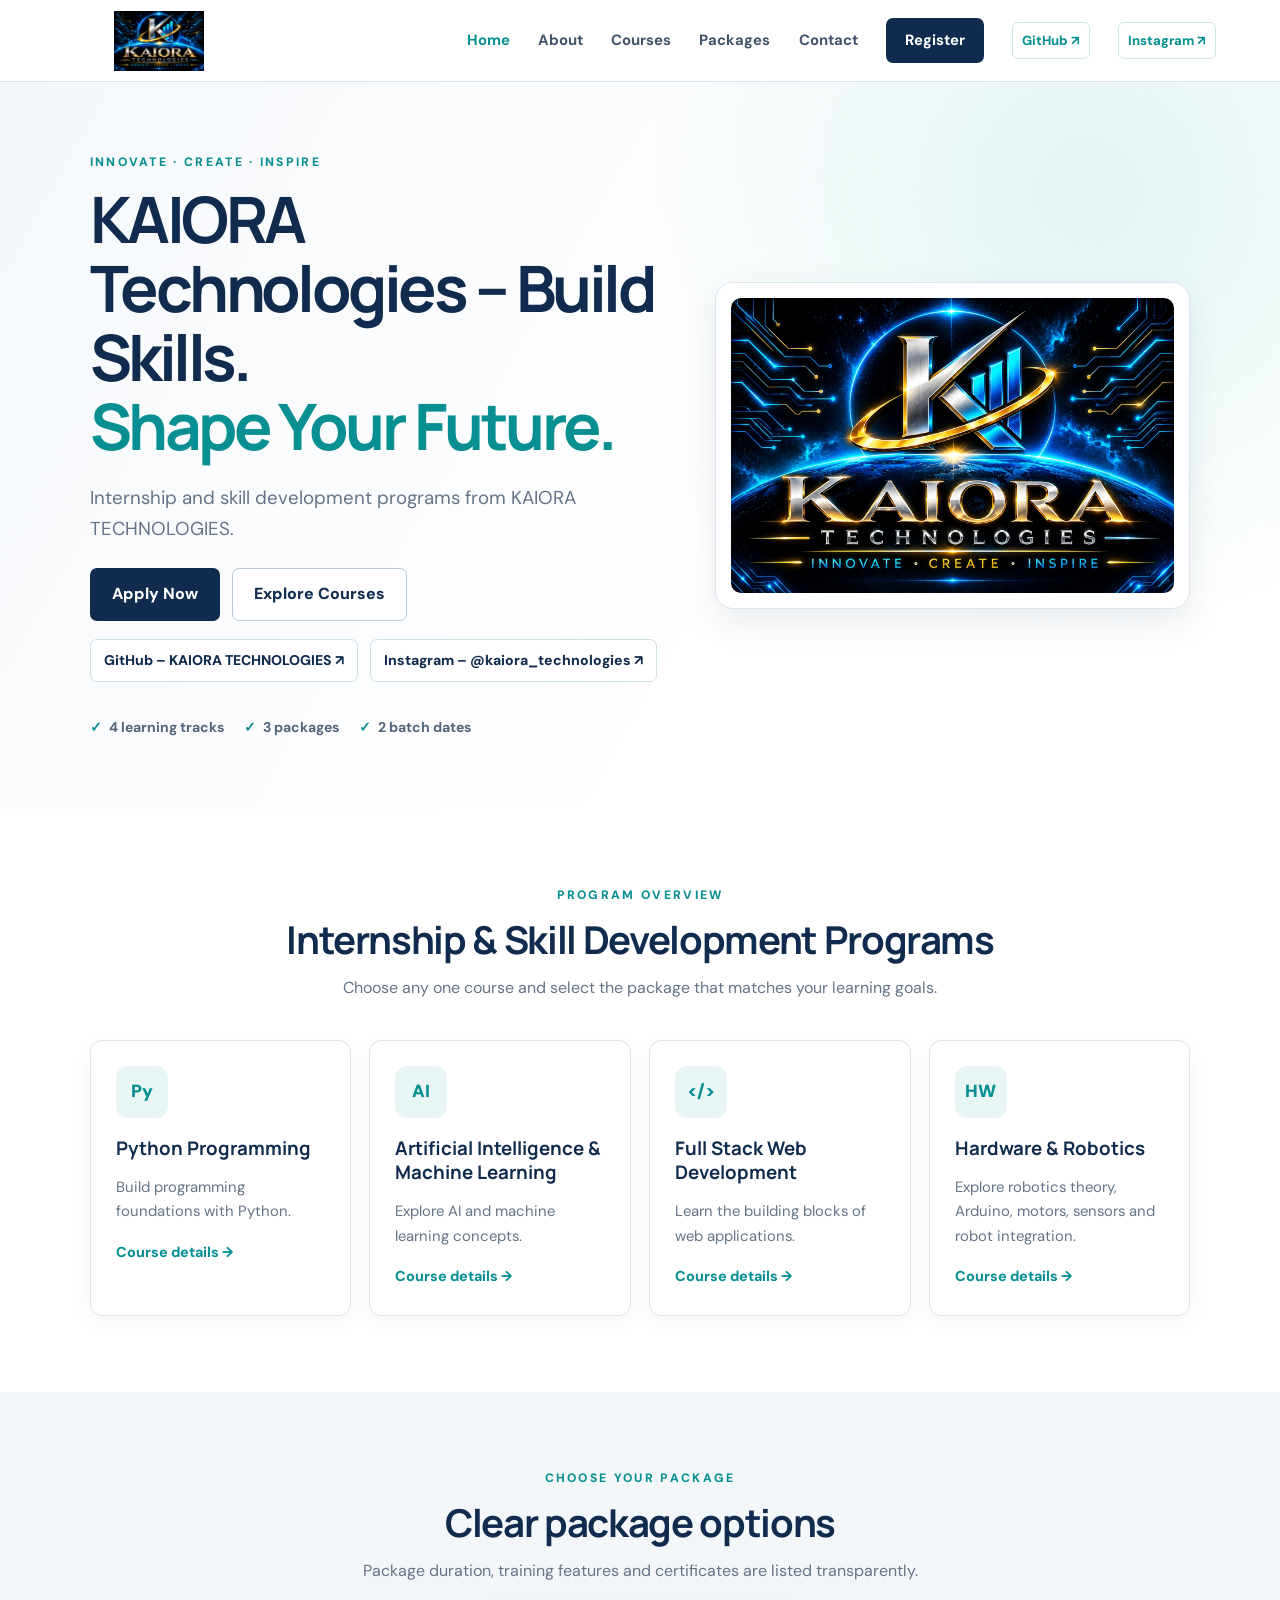
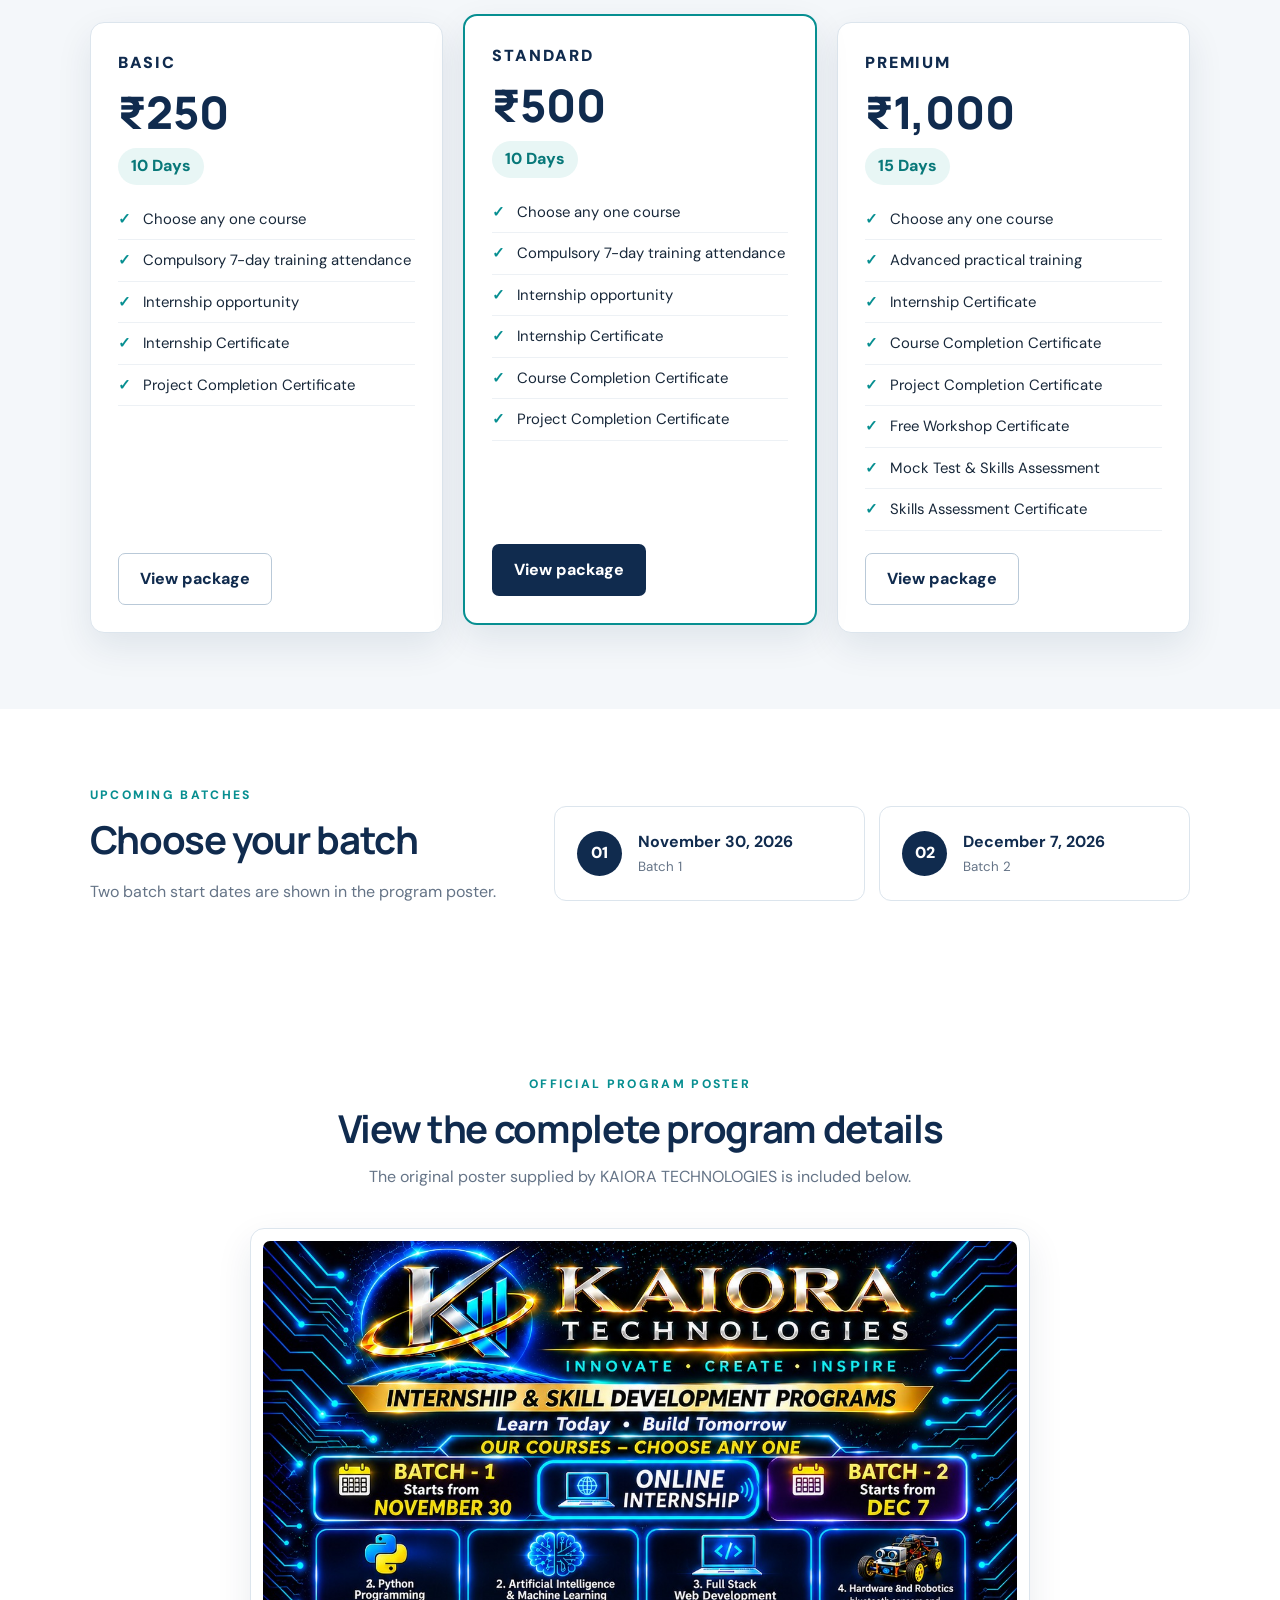
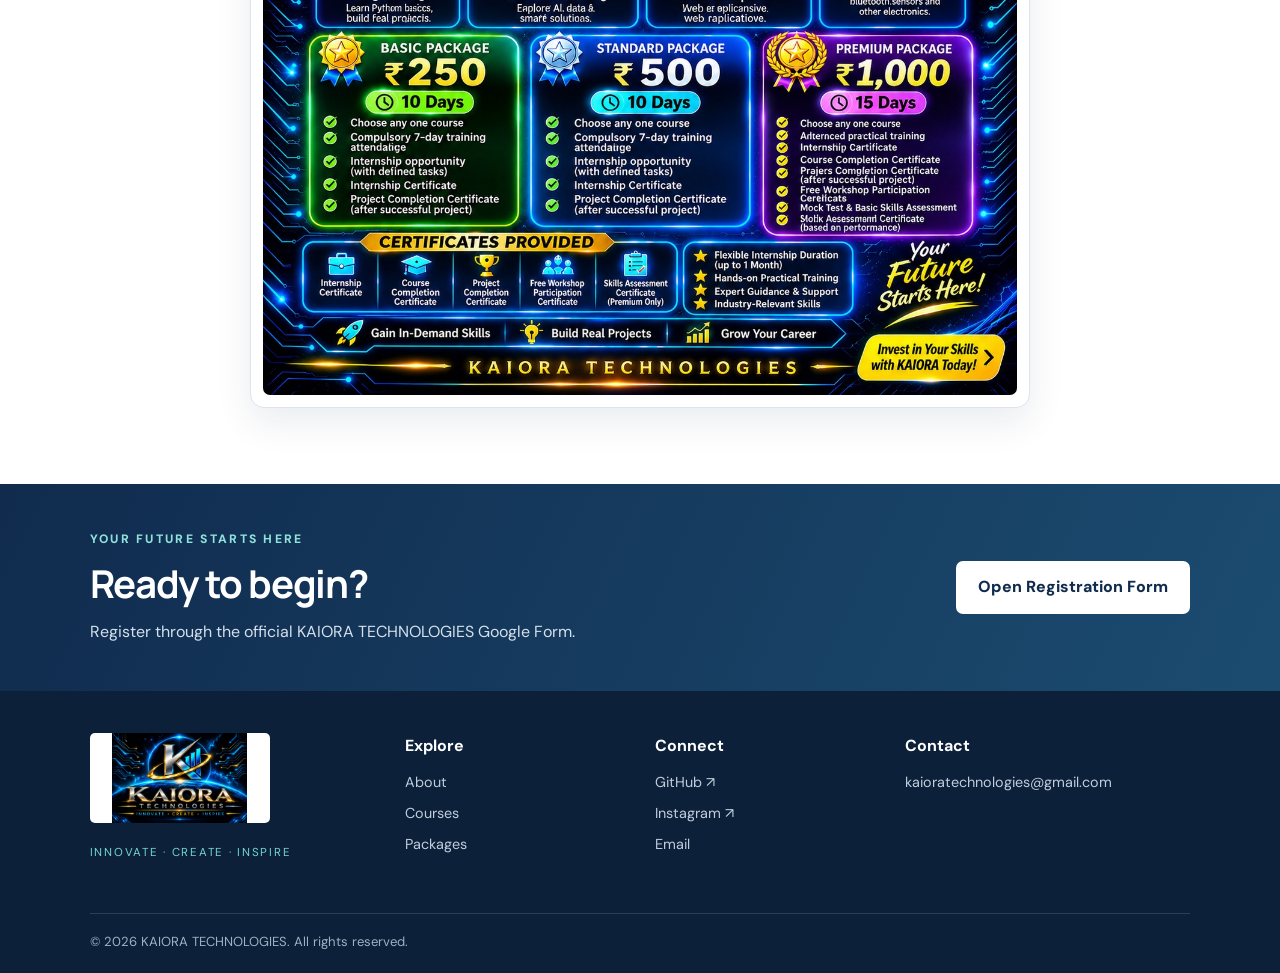
<file: index.html>
<!doctype html>
<html lang="en">
<head>
  <meta charset="utf-8">
  <meta name="viewport" content="width=device-width, initial-scale=1">

  <title>KAIORA Technologies | IT Training, Internships & Skill Development</title>

  <meta name="description" content="Discover KAIORA Technologies, offering beginner-friendly IT training, internships and skill development programs in Python, Full Stack Web Development, AI & Machine Learning, and Hardware & Robotics.">

  <meta name="keywords" content="KAIORA Technologies, KAIORA, IT training, technology internships, skill development, Python training, Full Stack Web Development, Artificial Intelligence, Machine Learning, Hardware and Robotics">

  <meta name="author" content="KAIORA Technologies">
  <meta name="robots" content="index, follow">
  <meta name="theme-color" content="#102b4e">

  <!-- KAIORA TECHNOLOGIES FAVICON -->
  <link rel="icon" type="image/png" href="favicon.png">
  <link rel="shortcut icon" href="favicon.png">
  <link rel="apple-touch-icon" href="favicon.png">

  <!-- Canonical URL -->
  <link rel="canonical" href="https://kaiora-technologies.github.io/kaiora-website/">

  <!-- Social Media Preview -->
  <meta property="og:type" content="website">
  <meta property="og:title" content="KAIORA Technologies | IT Training & Internships">
  <meta property="og:description" content="Build your future with KAIORA Technologies through practical training and skill development in Python, Full Stack Development, AI & ML, and Robotics.">
  <meta property="og:url" content="https://kaiora-technologies.github.io/kaiora-website/">
  <meta property="og:site_name" content="KAIORA Technologies">
  <meta property="og:image" content="https://kaiora-technologies.github.io/kaiora-website/assets/logo/kaiora-logo.jpeg">

  <!-- Twitter / X Preview -->
  <meta name="twitter:card" content="summary_large_image">
  <meta name="twitter:title" content="KAIORA Technologies">
  <meta name="twitter:description" content="Technology training, internships and skill development programs.">
  <meta name="twitter:image" content="https://kaiora-technologies.github.io/kaiora-website/assets/logo/kaiora-logo.jpeg">

  <!-- Organization Information for Search Engines -->
  <script type="application/ld+json">
  {
    "@context": "https://schema.org",
    "@type": "Organization",
    "name": "KAIORA Technologies",
    "url": "https://kaiora-technologies.github.io/kaiora-website/",
    "logo": "https://kaiora-technologies.github.io/kaiora-website/assets/logo/kaiora-logo.jpeg",
    "email": "kaioratechnologies@gmail.com",
    "sameAs": [
      "https://github.com/KAIORA-TECHNOLOGIES",
      "https://www.instagram.com/kaiora_technologies/"
    ]
  }
  </script>

  <!-- KAIORA TECHNOLOGIES Website Identity -->
  <script type="application/ld+json">
  {
    "@context": "https://schema.org",
    "@type": "WebSite",
    "name": "KAIORA TECHNOLOGIES",
    "alternateName": "KAIORA",
    "url": "https://kaiora-technologies.github.io/kaiora-website/"
  }
  </script>

  <!-- Main Stylesheet -->
  <link rel="stylesheet" href="css/style.css">
</head>

<body>

<!-- HEADER -->
<header class="site-header">

  <a class="brand" href="index.html" aria-label="KAIORA TECHNOLOGIES home">
    <img src="assets/logo/kaiora-logo.jpeg" alt="KAIORA TECHNOLOGIES official logo">
  </a>

  <button class="menu-toggle" aria-label="Toggle navigation" aria-expanded="false">☰</button>

  <nav class="nav">
    <a class="active" href="index.html">Home</a>
    <a href="about.html">About</a>
    <a href="courses.html">Courses</a>
    <a href="packages.html">Packages</a>
    <a href="contact.html">Contact</a>

    <a class="nav-cta" href="https://docs.google.com/forms/d/e/1FAIpQLSeyakS_DSZibu0ymAFLLFtifwu1xBYudOB4HMJtlM-gO5vhZw/viewform" target="_blank" rel="noopener">Register</a>

    <a class="nav-social" href="https://github.com/KAIORA-TECHNOLOGIES" target="_blank" rel="noopener" aria-label="KAIORA TECHNOLOGIES GitHub">GitHub ↗</a>

    <a class="nav-social" href="https://www.instagram.com/kaiora_technologies?gwpx=djhnczlqbjg0azFy" target="_blank" rel="noopener" aria-label="KAIORA TECHNOLOGIES Instagram">Instagram ↗</a>
  </nav>

</header>

<main>

  <!-- HOMEPAGE HERO -->
  <section class="hero">

    <div class="hero-copy">

      <p class="eyebrow">INNOVATE · CREATE · INSPIRE</p>

      <h1>KAIORA Technologies – Build Skills.<br><span>Shape Your Future.</span></h1>

      <p class="lead">
        Internship and skill development programs from KAIORA TECHNOLOGIES.
      </p>

      <div class="actions">

        <a class="button button-primary" href="https://docs.google.com/forms/d/e/1FAIpQLSeyakS_DSZibu0ymAFLLFtifwu1xBYudOB4HMJtlM-gO5vhZw/viewform" target="_blank" rel="noopener">Apply Now</a>

        <a class="button button-outline" href="courses.html">Explore Courses</a>

      </div>

      <div class="hero-socials">

        <a href="https://github.com/KAIORA-TECHNOLOGIES" target="_blank" rel="noopener">GitHub – KAIORA TECHNOLOGIES ↗</a>

        <a href="https://www.instagram.com/kaiora_technologies?gwpx=djhnczlqbjg0azFy" target="_blank" rel="noopener">Instagram – @kaiora_technologies ↗</a>

      </div>

      <div class="hero-note">
        <span>4 learning tracks</span>
        <span>3 packages</span>
        <span>2 batch dates</span>
      </div>

    </div>

    <div class="hero-logo">
      <img src="assets/logo/kaiora-logo.jpeg" alt="KAIORA TECHNOLOGIES logo">
    </div>

  </section>

  <!-- COURSES -->
  <section class="section">

    <div class="section-heading">
      <p class="eyebrow">PROGRAM OVERVIEW</p>
      <h2>Internship &amp; Skill Development Programs</h2>
      <p>Choose any one course and select the package that matches your learning goals.</p>
    </div>

    <div class="course-grid">

      <article class="course-card">
        <div class="course-icon">Py</div>
        <h3>Python Programming</h3>
        <p>Build programming foundations with Python.</p>
        <a href="courses/python.html">Course details →</a>
      </article>

      <article class="course-card">
        <div class="course-icon">AI</div>
        <h3>Artificial Intelligence &amp; Machine Learning</h3>
        <p>Explore AI and machine learning concepts.</p>
        <a href="courses/ai-ml.html">Course details →</a>
      </article>

      <article class="course-card">
        <div class="course-icon">&lt;/&gt;</div>
        <h3>Full Stack Web Development</h3>
        <p>Learn the building blocks of web applications.</p>
        <a href="courses/full-stack.html">Course details →</a>
      </article>

      <article class="course-card">
        <div class="course-icon">HW</div>
        <h3>Hardware &amp; Robotics</h3>
        <p>Explore robotics theory, Arduino, motors, sensors and robot integration.</p>
        <a href="courses/hardware-robotics.html">Course details →</a>
      </article>

    </div>

  </section>

  <!-- PACKAGES -->
  <section class="section tinted">

    <div class="section-heading">
      <p class="eyebrow">CHOOSE YOUR PACKAGE</p>
      <h2>Clear package options</h2>
      <p>Package duration, training features and certificates are listed transparently.</p>
    </div>

    <div class="package-grid">

      <article class="package-card">
        <p class="package-label">BASIC</p>
        <p class="price">₹250</p>
        <p class="duration">10 Days</p>

        <ul>
          <li>Choose any one course</li>
          <li>Compulsory 7-day training attendance</li>
          <li>Internship opportunity</li>
          <li>Internship Certificate</li>
          <li>Project Completion Certificate</li>
        </ul>

        <a class="button button-outline" href="packages.html#basic">View package</a>
      </article>

      <article class="package-card featured">
        <p class="package-label">STANDARD</p>
        <p class="price">₹500</p>
        <p class="duration">10 Days</p>

        <ul>
          <li>Choose any one course</li>
          <li>Compulsory 7-day training attendance</li>
          <li>Internship opportunity</li>
          <li>Internship Certificate</li>
          <li>Course Completion Certificate</li>
          <li>Project Completion Certificate</li>
        </ul>

        <a class="button button-primary" href="packages.html#standard">View package</a>
      </article>

      <article class="package-card">
        <p class="package-label">PREMIUM</p>
        <p class="price">₹1,000</p>
        <p class="duration">15 Days</p>

        <ul>
          <li>Choose any one course</li>
          <li>Advanced practical training</li>
          <li>Internship Certificate</li>
          <li>Course Completion Certificate</li>
          <li>Project Completion Certificate</li>
          <li>Free Workshop Certificate</li>
          <li>Mock Test &amp; Skills Assessment</li>
          <li>Skills Assessment Certificate</li>
        </ul>

        <a class="button button-outline" href="packages.html#premium">View package</a>
      </article>

    </div>

  </section>

  <!-- UPCOMING BATCHES -->
  <section class="section batches">

    <div>
      <p class="eyebrow">UPCOMING BATCHES</p>
      <h2>Choose your batch</h2>
      <p>Two batch start dates are shown in the program poster.</p>
    </div>

    <div class="batch-list">

      <div class="batch">
        <span class="batch-number">01</span>
        <div>
          <strong>November 30, 2026</strong>
          <small>Batch 1</small>
        </div>
      </div>

      <div class="batch">
        <span class="batch-number">02</span>
        <div>
          <strong>December 7, 2026</strong>
          <small>Batch 2</small>
        </div>
      </div>

    </div>

  </section>

  <!-- OFFICIAL POSTER -->
  <section class="section poster-section">

    <div class="section-heading">
      <p class="eyebrow">OFFICIAL PROGRAM POSTER</p>
      <h2>View the complete program details</h2>
      <p>The original poster supplied by KAIORA TECHNOLOGIES is included below.</p>
    </div>

    <a class="poster-link" href="assets/posters/kaiora-internship-program-poster.png" target="_blank" rel="noopener">

      <img class="program-poster" src="assets/posters/kaiora-internship-program-poster.png" alt="KAIORA TECHNOLOGIES Internship and Skill Development Programs poster">

    </a>

  </section>

  <!-- REGISTRATION -->
  <section class="cta-strip">

    <div>
      <p class="eyebrow">YOUR FUTURE STARTS HERE</p>
      <h2>Ready to begin?</h2>
      <p>Register through the official KAIORA TECHNOLOGIES Google Form.</p>
    </div>

    <a class="button button-light" href="https://docs.google.com/forms/d/e/1FAIpQLSeyakS_DSZibu0ymAFLLFtifwu1xBYudOB4HMJtlM-gO5vhZw/viewform" target="_blank" rel="noopener">Open Registration Form</a>

  </section>

</main>

<!-- FOOTER -->
<footer class="footer">

  <div class="footer-brand">
    <img src="assets/logo/kaiora-logo.jpeg" alt="KAIORA Technologies">
    <p>INNOVATE · CREATE · INSPIRE</p>
  </div>

  <div>
    <strong>Explore</strong>
    <a href="about.html">About</a>
    <a href="courses.html">Courses</a>
    <a href="packages.html">Packages</a>
  </div>

  <div>
    <strong>Connect</strong>
    <a href="https://github.com/KAIORA-TECHNOLOGIES" target="_blank" rel="noopener noreferrer">GitHub ↗</a>
    <a href="https://www.instagram.com/kaiora_technologies?gwpx=djhnczlqbjg0azFy" target="_blank" rel="noopener noreferrer">Instagram ↗</a>
    <a href="mailto:kaioratechnologies@gmail.com">Email</a>
  </div>

  <div>
    <strong>Contact</strong>
    <a href="mailto:kaioratechnologies@gmail.com">kaioratechnologies@gmail.com</a>
  </div>

  <p class="copyright">
    © <span id="year"></span> KAIORA TECHNOLOGIES. All rights reserved.
  </p>

</footer>

<!-- MAIN JAVASCRIPT -->
<script src="js/script.js"></script>

</body>
</html>
</file>
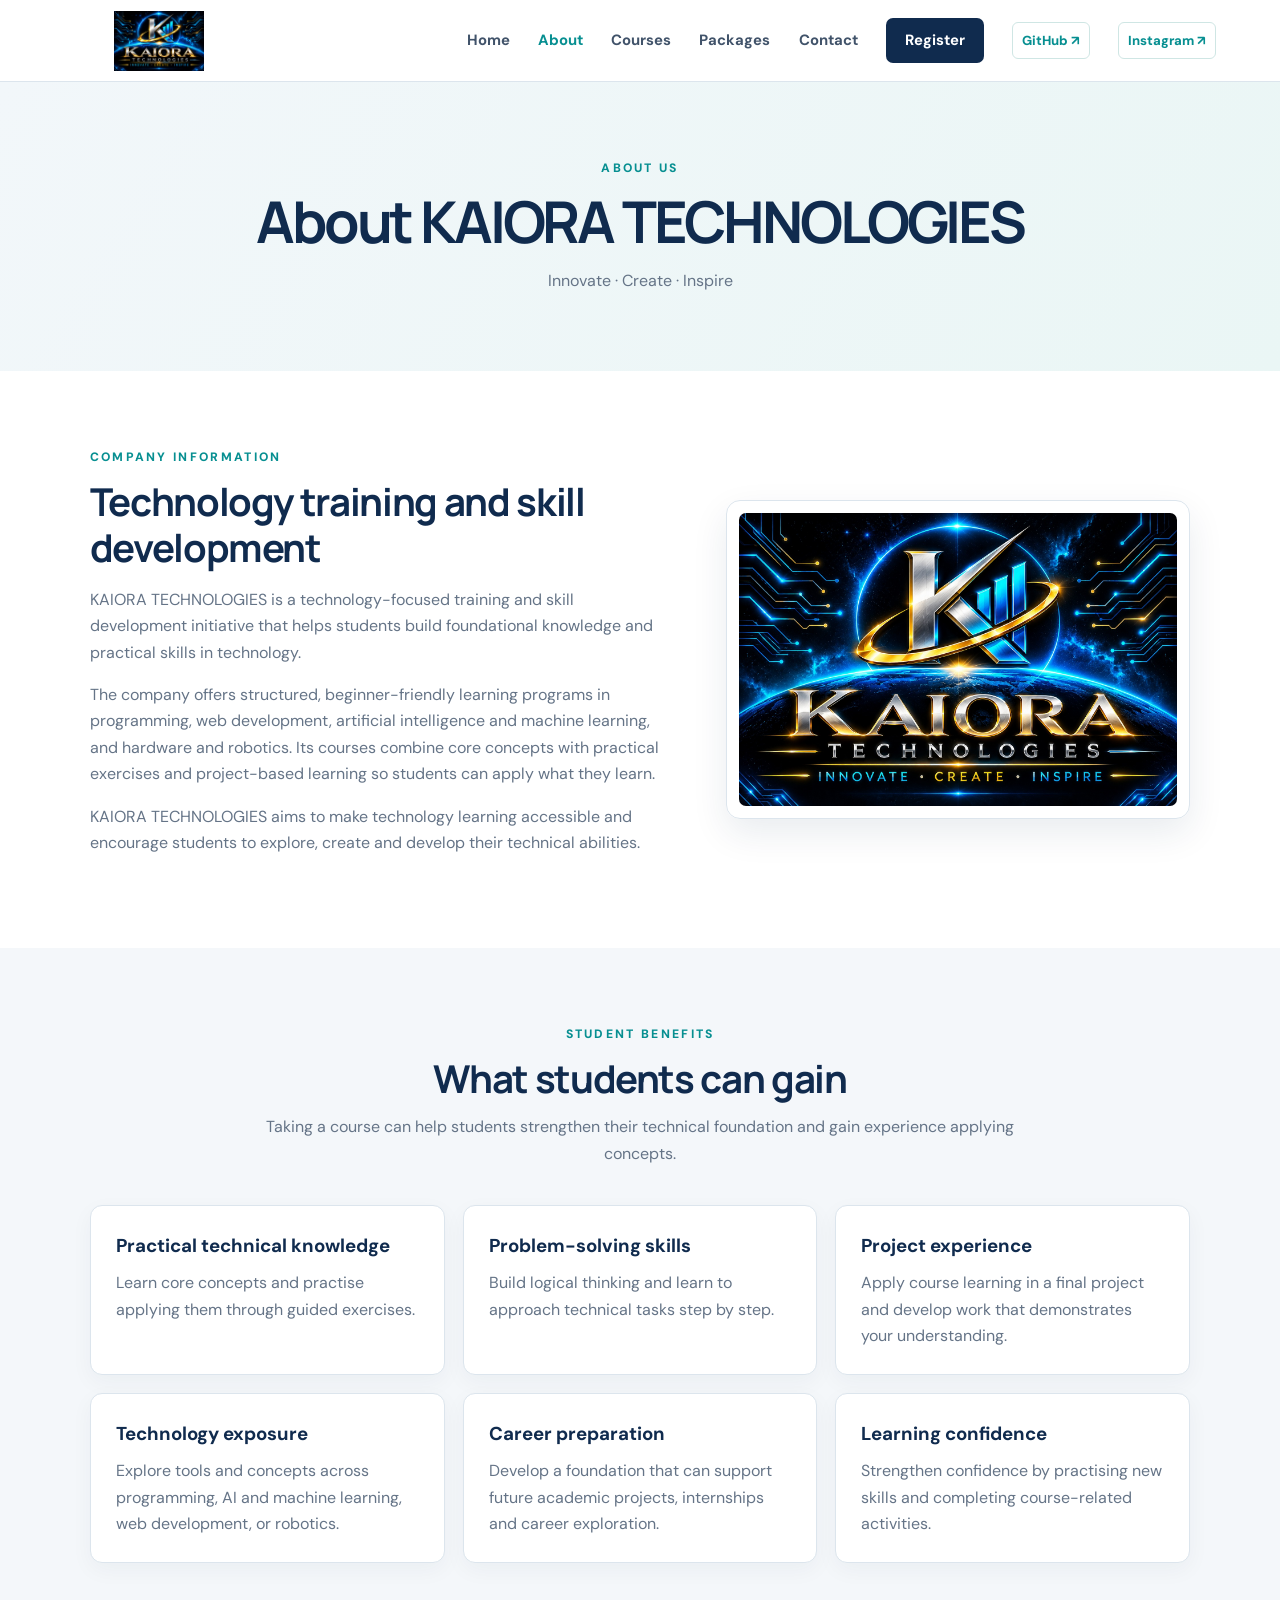
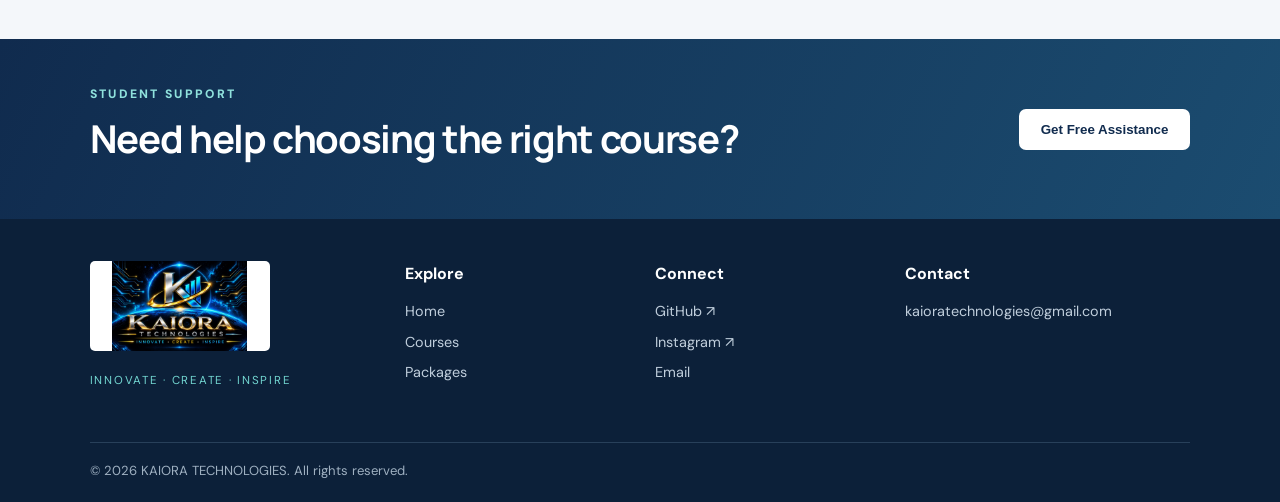
<file: about.html>
<!doctype html>
<html lang="en">
<head>
  <meta charset="utf-8">
  <meta name="viewport" content="width=device-width, initial-scale=1">

  <title>About KAIORA Technologies | Our Mission & Training Programs</title>

  <meta name="description" content="Learn about KAIORA Technologies, a technology-focused training and skill development initiative offering beginner-friendly programs in Python, Full Stack Development, AI & Machine Learning, and Hardware & Robotics.">

  <meta name="keywords" content="About KAIORA Technologies, KAIORA, technology training, student skill development, IT internships, programming courses, technical education">

  <meta name="author" content="KAIORA Technologies">
  <meta name="robots" content="index, follow">
  <meta name="theme-color" content="#102b4e">

  <link rel="canonical" href="https://kaiora-technologies.github.io/kaiora-website/about.html">

  <!-- Social sharing -->
  <meta property="og:type" content="website">
  <meta property="og:title" content="About KAIORA Technologies">
  <meta property="og:description" content="Discover the mission of KAIORA Technologies and our technology training and skill development programs.">
  <meta property="og:url" content="https://kaiora-technologies.github.io/kaiora-website/about.html">
  <meta property="og:site_name" content="KAIORA Technologies">
  <meta property="og:image" content="https://kaiora-technologies.github.io/kaiora-website/assets/logo/kaiora-logo.jpeg">

  <!-- Organization structured data -->
  <script type="application/ld+json">
  {
    "@context": "https://schema.org",
    "@type": "Organization",
    "name": "KAIORA Technologies",
    "url": "https://kaiora-technologies.github.io/kaiora-website/",
    "logo": "https://kaiora-technologies.github.io/kaiora-website/assets/logo/kaiora-logo.jpeg",
    "email": "kaioratechnologies@gmail.com",
    "sameAs": [
      "https://github.com/KAIORA-TECHNOLOGIES",
      "https://www.instagram.com/kaiora_technologies/"
    ]
  }
  </script>

  <link rel="stylesheet" href="css/style.css">
</head>

<body>

<header class="site-header">
  <a class="brand" href="index.html">
    <img src="assets/logo/kaiora-logo.jpeg" alt="KAIORA TECHNOLOGIES official logo">
  </a>

  <button class="menu-toggle" aria-label="Toggle navigation" aria-expanded="false">☰</button>

  <nav class="nav">
    <a href="index.html">Home</a>
    <a class="active" href="about.html">About</a>
    <a href="courses.html">Courses</a>
    <a href="packages.html">Packages</a>
    <a href="contact.html">Contact</a>

    <a class="nav-cta" href="https://docs.google.com/forms/d/e/1FAIpQLSeyakS_DSZibu0ymAFLLFtifwu1xBYudOB4HMJtlM-gO5vhZw/viewform" target="_blank" rel="noopener">Register</a>

    <a class="nav-social" href="https://github.com/KAIORA-TECHNOLOGIES" target="_blank" rel="noopener" aria-label="KAIORA TECHNOLOGIES GitHub">GitHub ↗</a>

    <a class="nav-social" href="https://www.instagram.com/kaiora_technologies?gwpx=djhnczlqbjg0azFy" target="_blank" rel="noopener" aria-label="KAIORA TECHNOLOGIES Instagram">Instagram ↗</a>
  </nav>
</header>

<main>

<section class="page-hero">
  <p class="eyebrow">ABOUT US</p>
  <h1>About KAIORA TECHNOLOGIES</h1>
  <p>Innovate · Create · Inspire</p>
</section>

<section class="section two-column">
  <div>
    <p class="eyebrow">COMPANY INFORMATION</p>
    <h2>Technology training and skill development</h2>

    <p>KAIORA TECHNOLOGIES is a technology-focused training and skill development initiative that helps students build foundational knowledge and practical skills in technology.</p>

    <p>The company offers structured, beginner-friendly learning programs in programming, web development, artificial intelligence and machine learning, and hardware and robotics. Its courses combine core concepts with practical exercises and project-based learning so students can apply what they learn.</p>

    <p>KAIORA TECHNOLOGIES aims to make technology learning accessible and encourage students to explore, create and develop their technical abilities.</p>
  </div>

  <div class="about-logo">
    <img src="assets/logo/kaiora-logo.jpeg" alt="KAIORA TECHNOLOGIES official logo">
  </div>
</section>

<section class="section tinted">
  <div class="section-heading">
    <p class="eyebrow">STUDENT BENEFITS</p>
    <h2>What students can gain</h2>
    <p>Taking a course can help students strengthen their technical foundation and gain experience applying concepts.</p>
  </div>

  <div class="value-grid">

    <article>
      <h3>Practical technical knowledge</h3>
      <p>Learn core concepts and practise applying them through guided exercises.</p>
    </article>

    <article>
      <h3>Problem-solving skills</h3>
      <p>Build logical thinking and learn to approach technical tasks step by step.</p>
    </article>

    <article>
      <h3>Project experience</h3>
      <p>Apply course learning in a final project and develop work that demonstrates your understanding.</p>
    </article>

    <article>
      <h3>Technology exposure</h3>
      <p>Explore tools and concepts across programming, AI and machine learning, web development, or robotics.</p>
    </article>

    <article>
      <h3>Career preparation</h3>
      <p>Develop a foundation that can support future academic projects, internships and career exploration.</p>
    </article>

    <article>
      <h3>Learning confidence</h3>
      <p>Strengthen confidence by practising new skills and completing course-related activities.</p>
    </article>

  </div>
</section>

<section class="cta-strip">
  <div>
    <p class="eyebrow">STUDENT SUPPORT</p>
    <h2>Need help choosing the right course?</h2>
  </div>

  <button class="button button-light assistance-trigger" type="button" data-course="">Get Free Assistance</button>
</section>

</main>

<!-- Student Assistance Form -->
<div class="modal-backdrop" id="assistance-modal" hidden>
  <section class="assistance-modal" role="dialog" aria-modal="true" aria-labelledby="assistance-title">

    <button class="modal-close" type="button" aria-label="Close form">×</button>

    <p class="eyebrow">STUDENT ENQUIRY</p>
    <h2 id="assistance-title">Get Free Assistance</h2>

    <p class="modal-intro">Tell us which course you are interested in. The KAIORA TECHNOLOGIES team can contact you using the details you provide.</p>

    <form id="assistance-form">

      <label for="student-name">Full name</label>
      <input id="student-name" name="name" type="text" autocomplete="name" required maxlength="100" placeholder="Enter your name">

      <label for="student-email">Email address</label>
      <input id="student-email" name="email" type="email" autocomplete="email" required maxlength="150" placeholder="you@example.com">

      <label for="student-phone">Phone number</label>
      <input id="student-phone" name="phone" type="tel" autocomplete="tel" inputmode="tel" required pattern="[0-9+() .-]{7,20}" maxlength="20" placeholder="Enter your phone number">

      <label for="student-course">Course of interest</label>
      <select id="student-course" name="course" required>
        <option value="">Select a course</option>
        <option>Full Stack Web Development – Beginner</option>
        <option>Python Programming</option>
        <option>AI &amp; Machine Learning – Beginner</option>
        <option>Hardware &amp; Robotics</option>
      </select>

      <p class="privacy-note">Your details will be sent to KAIORA TECHNOLOGIES for this enquiry and will not be displayed publicly.</p>

      <button class="button button-primary submit-enquiry" type="submit">Send Enquiry</button>

      <p class="form-status" id="assistance-status" role="status" aria-live="polite"></p>

    </form>
  </section>
</div>

<footer class="footer">

  <div class="footer-brand">
    <img src="assets/logo/kaiora-logo.jpeg" alt="KAIORA Technologies">
    <p>INNOVATE · CREATE · INSPIRE</p>
  </div>

  <div>
    <strong>Explore</strong>
    <a href="index.html">Home</a>
    <a href="courses.html">Courses</a>
    <a href="packages.html">Packages</a>
  </div>

  <div>
    <strong>Connect</strong>
    <a href="https://github.com/KAIORA-TECHNOLOGIES" target="_blank" rel="noopener noreferrer">GitHub ↗</a>
    <a href="https://www.instagram.com/kaiora_technologies?gwpx=djhnczlqbjg0azFy" target="_blank" rel="noopener noreferrer">Instagram ↗</a>
    <a href="mailto:kaioratechnologies@gmail.com">Email</a>
  </div>

  <div>
    <strong>Contact</strong>
    <a href="mailto:kaioratechnologies@gmail.com">kaioratechnologies@gmail.com</a>
  </div>

  <p class="copyright">
    © <span id="year"></span> KAIORA TECHNOLOGIES. All rights reserved.
  </p>

</footer>

<script src="js/script.js"></script>

</body>
</html>
</file>
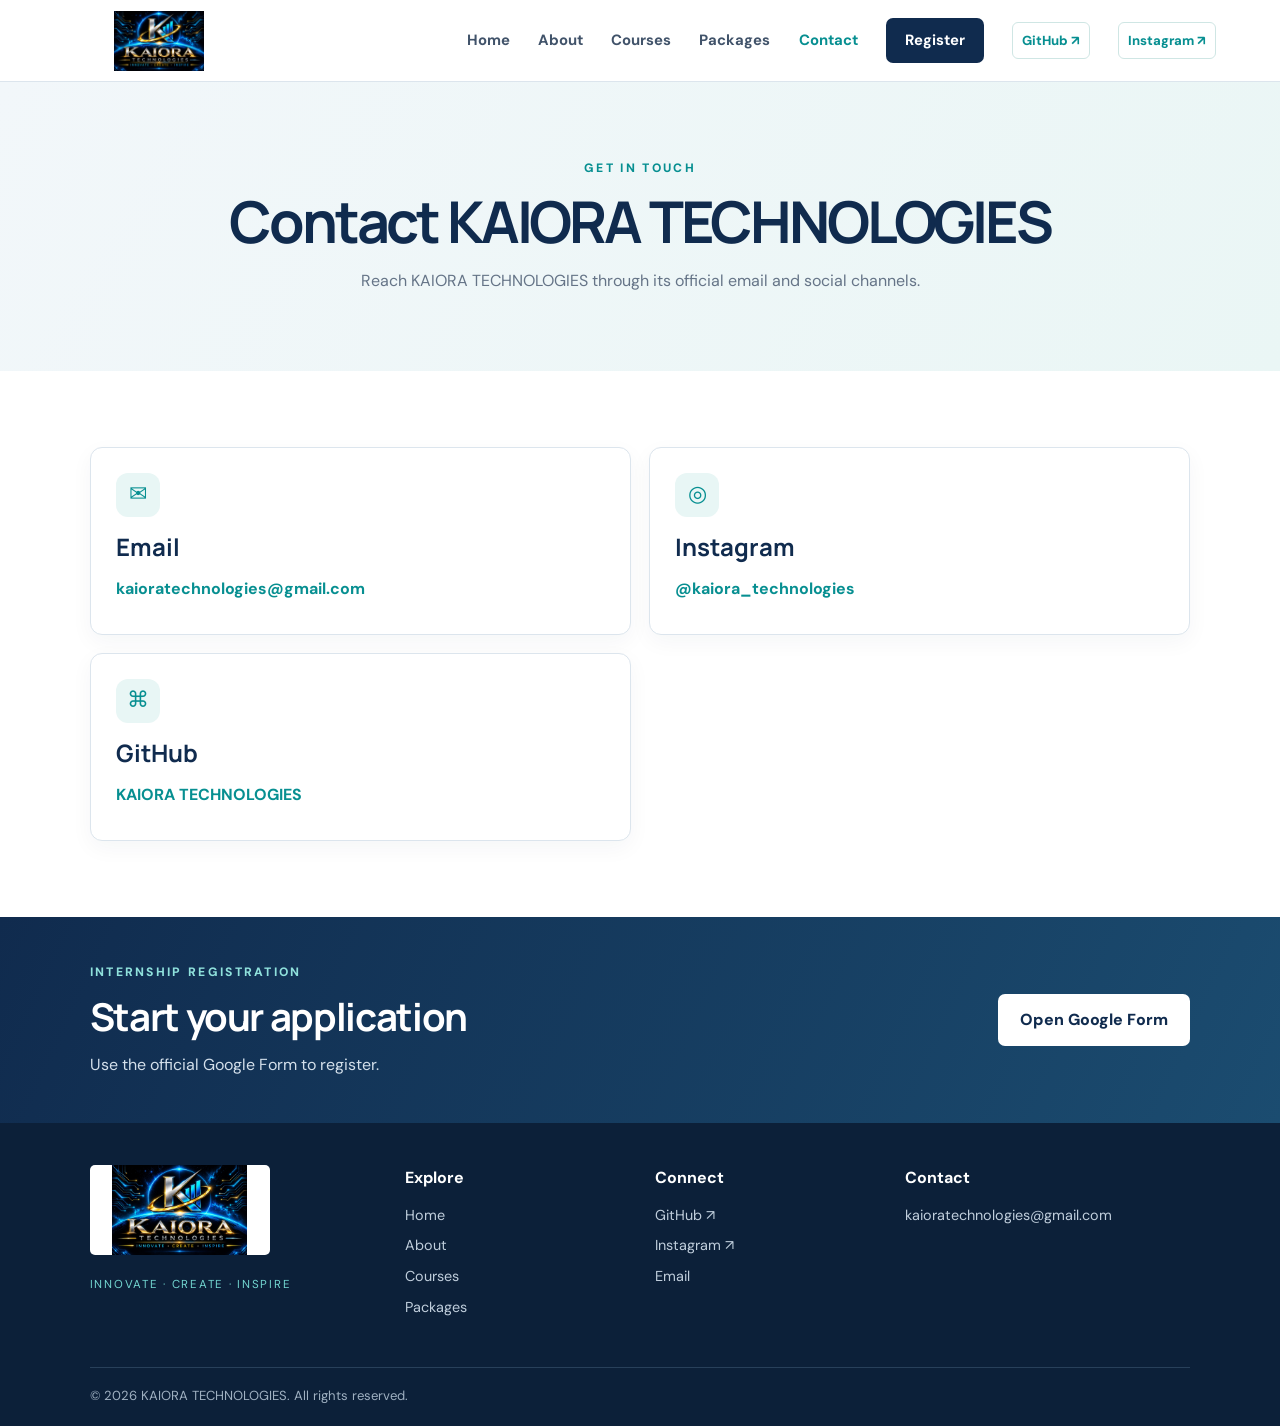
<file: contact.html>
<!doctype html>
<html lang="en">
<head>
  <meta charset="utf-8">
  <meta name="viewport" content="width=device-width, initial-scale=1">

  <title>Contact KAIORA Technologies | Email, Instagram & GitHub</title>
  <meta name="description" content="Contact KAIORA Technologies for technology courses, student internship programs and registration enquiries. Connect through our official email, Instagram and GitHub.">
  <meta name="keywords" content="Contact KAIORA Technologies, KAIORA Technologies email, KAIORA internship enquiries, technology training contact, student internship registration">
  <meta name="author" content="KAIORA TECHNOLOGIES">
  <meta name="robots" content="index, follow">
  <meta name="theme-color" content="#ffffff">

  <link rel="canonical" href="https://kaiora-technologies.github.io/kaiora-website/contact.html">
  <link rel="stylesheet" href="css/style.css">

  <meta property="og:type" content="website">
  <meta property="og:title" content="Contact KAIORA Technologies">
  <meta property="og:description" content="Get in touch with KAIORA Technologies for courses, internships and registration enquiries.">
  <meta property="og:url" content="https://kaiora-technologies.github.io/kaiora-website/contact.html">
  <meta property="og:image" content="https://kaiora-technologies.github.io/kaiora-website/assets/logo/kaiora-logo.jpeg">
  <meta property="og:site_name" content="KAIORA TECHNOLOGIES">

  <meta name="twitter:card" content="summary">
  <meta name="twitter:title" content="Contact KAIORA Technologies">
  <meta name="twitter:description" content="Connect with KAIORA Technologies through official contact channels.">
  <meta name="twitter:image" content="https://kaiora-technologies.github.io/kaiora-website/assets/logo/kaiora-logo.jpeg">

  <script type="application/ld+json">
  {
    "@context": "https://schema.org",
    "@type": "ContactPage",
    "name": "Contact KAIORA TECHNOLOGIES",
    "description": "Official contact page for KAIORA Technologies.",
    "url": "https://kaiora-technologies.github.io/kaiora-website/contact.html",
    "mainEntity": {
      "@type": "Organization",
      "name": "KAIORA TECHNOLOGIES",
      "url": "https://kaiora-technologies.github.io/kaiora-website/",
      "email": "kaioratechnologies@gmail.com",
      "sameAs": [
        "https://github.com/KAIORA-TECHNOLOGIES",
        "https://www.instagram.com/kaiora_technologies?gwpx=djhnczlqbjg0azFy"
      ]
    }
  }
  </script>
</head>

<body>
<header class="site-header">
  <a class="brand" href="index.html">
    <img src="assets/logo/kaiora-logo.jpeg" alt="KAIORA TECHNOLOGIES official logo">
  </a>
  <button class="menu-toggle" aria-label="Toggle navigation" aria-expanded="false">☰</button>
  <nav class="nav">
    <a href="index.html">Home</a>
    <a href="about.html">About</a>
    <a href="courses.html">Courses</a>
    <a href="packages.html">Packages</a>
    <a class="active" href="contact.html">Contact</a>
    <a class="nav-cta" href="https://docs.google.com/forms/d/e/1FAIpQLSeyakS_DSZibu0ymAFLLFtifwu1xBYudOB4HMJtlM-gO5vhZw/viewform" target="_blank" rel="noopener">Register</a>
    <a class="nav-social" href="https://github.com/KAIORA-TECHNOLOGIES" target="_blank" rel="noopener" aria-label="KAIORA TECHNOLOGIES GitHub">GitHub ↗</a>
    <a class="nav-social" href="https://www.instagram.com/kaiora_technologies?gwpx=djhnczlqbjg0azFy" target="_blank" rel="noopener" aria-label="KAIORA TECHNOLOGIES Instagram">Instagram ↗</a>
  </nav>
</header>

<main>
  <section class="page-hero">
    <p class="eyebrow">GET IN TOUCH</p>
    <h1>Contact KAIORA TECHNOLOGIES</h1>
    <p>Reach KAIORA TECHNOLOGIES through its official email and social channels.</p>
  </section>

  <section class="section contact-grid">
    <article class="contact-card">
      <span class="contact-symbol">✉</span>
      <h2>Email</h2>
      <a href="mailto:kaioratechnologies@gmail.com">kaioratechnologies@gmail.com</a>
    </article>

    <article class="contact-card">
      <span class="contact-symbol">◎</span>
      <h2>Instagram</h2>
      <a href="https://www.instagram.com/kaiora_technologies?gwpx=djhnczlqbjg0azFy" target="_blank" rel="noopener">@kaiora_technologies</a>
    </article>

    <article class="contact-card">
      <span class="contact-symbol">⌘</span>
      <h2>GitHub</h2>
      <a href="https://github.com/KAIORA-TECHNOLOGIES" target="_blank" rel="noopener">KAIORA TECHNOLOGIES</a>
    </article>
  </section>

  <section class="cta-strip">
    <div>
      <p class="eyebrow">INTERNSHIP REGISTRATION</p>
      <h2>Start your application</h2>
      <p>Use the official Google Form to register.</p>
    </div>
    <a class="button button-light" href="https://docs.google.com/forms/d/e/1FAIpQLSeyakS_DSZibu0ymAFLLFtifwu1xBYudOB4HMJtlM-gO5vhZw/viewform" target="_blank" rel="noopener">Open Google Form</a>
  </section>
</main>

<footer class="footer">
  <div class="footer-brand">
    <img src="assets/logo/kaiora-logo.jpeg" alt="KAIORA TECHNOLOGIES">
    <p>INNOVATE · CREATE · INSPIRE</p>
  </div>
  <div>
    <strong>Explore</strong>
    <a href="index.html">Home</a>
    <a href="about.html">About</a>
    <a href="courses.html">Courses</a>
    <a href="packages.html">Packages</a>
  </div>
  <div>
    <strong>Connect</strong>
    <a href="https://github.com/KAIORA-TECHNOLOGIES" target="_blank" rel="noopener noreferrer">GitHub ↗</a>
    <a href="https://www.instagram.com/kaiora_technologies?gwpx=djhnczlqbjg0azFy" target="_blank" rel="noopener noreferrer">Instagram ↗</a>
    <a href="mailto:kaioratechnologies@gmail.com">Email</a>
  </div>
  <div>
    <strong>Contact</strong>
    <a href="mailto:kaioratechnologies@gmail.com">kaioratechnologies@gmail.com</a>
  </div>
  <p class="copyright">© <span id="year"></span> KAIORA TECHNOLOGIES. All rights reserved.</p>
</footer>

<script src="js/script.js"></script>
</body>
</html>
</file>
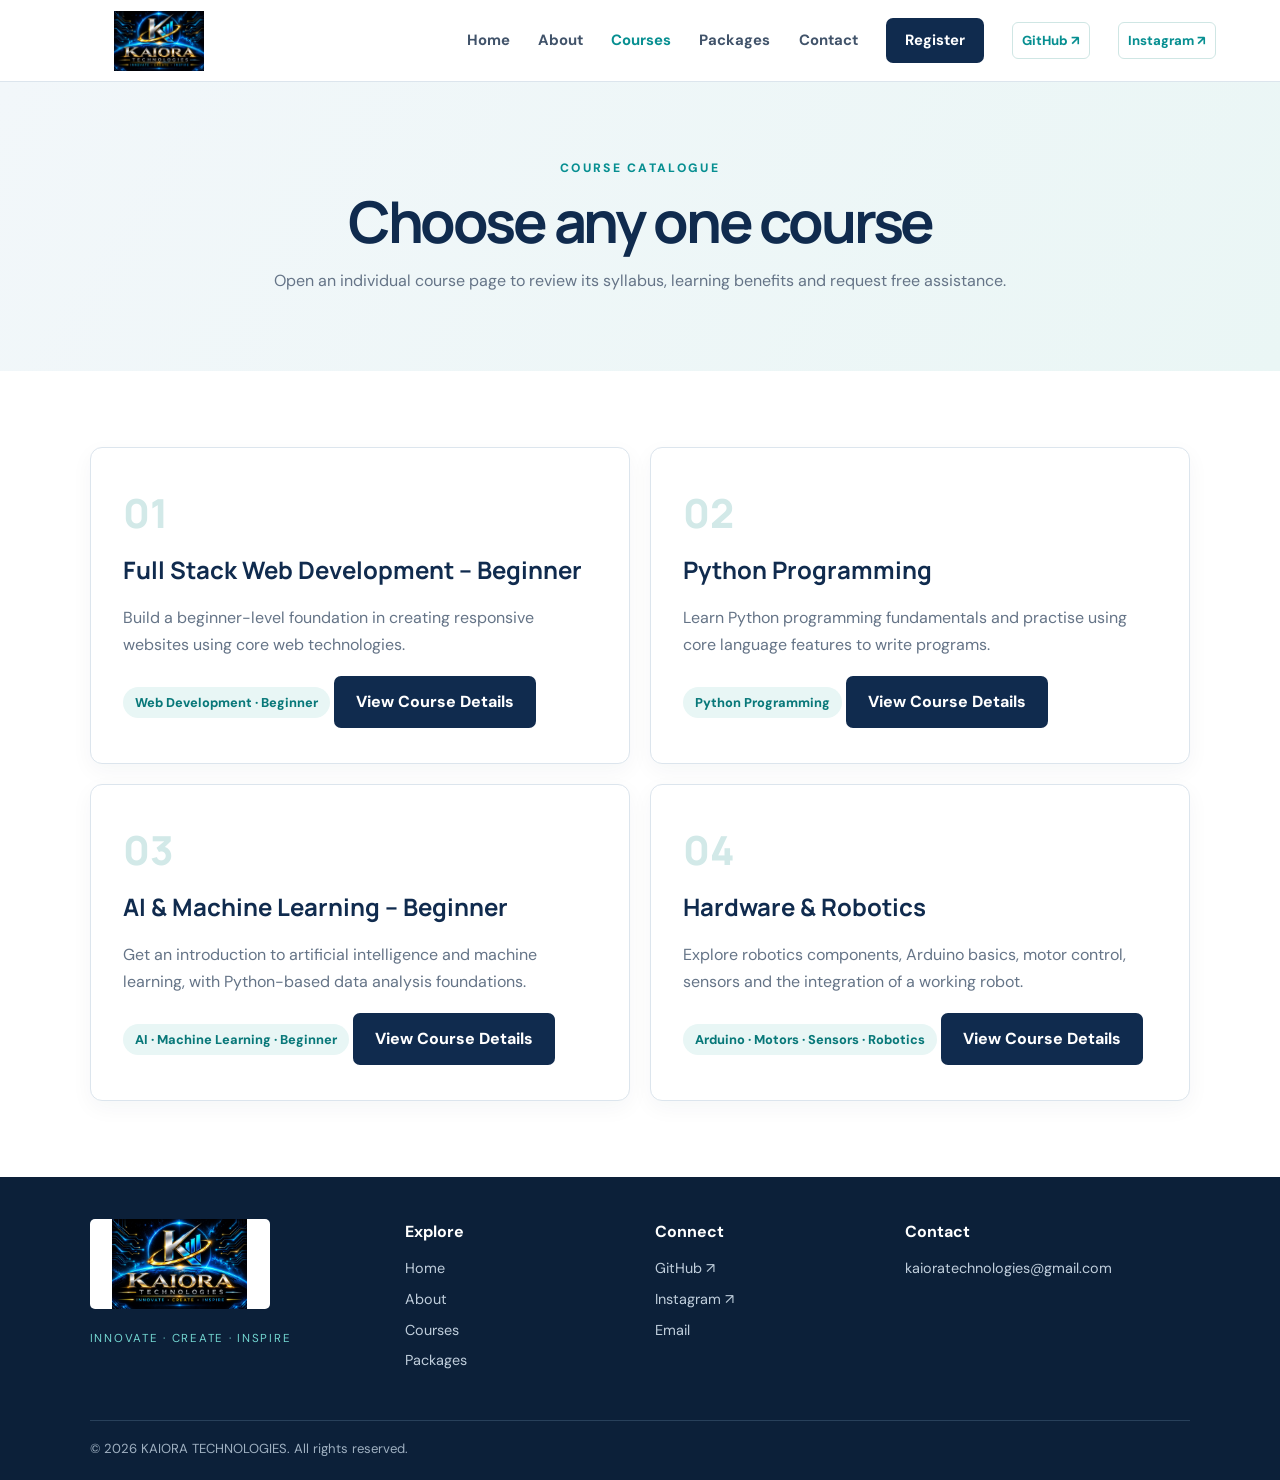
<file: courses.html>
<!doctype html>
<html lang="en">
<head>
  <meta charset="utf-8">
  <meta name="viewport" content="width=device-width, initial-scale=1">

  <title>Technology Courses | Web Development, Python, AI & Robotics | KAIORA</title>

  <meta name="description" content="Explore beginner-friendly technology courses at KAIORA Technologies, including Full Stack Web Development, Python Programming, AI and Machine Learning, and Hardware and Robotics.">
  <meta name="keywords" content="KAIORA Technologies courses, Full Stack Web Development course, Python programming course, AI ML beginner course, Hardware Robotics course, beginner technology training">
  <meta name="author" content="KAIORA TECHNOLOGIES">
  <meta name="robots" content="index, follow">
  <meta name="theme-color" content="#ffffff">

  <link rel="canonical" href="https://kaiora-technologies.github.io/kaiora-website/courses.html">
  <link rel="stylesheet" href="css/style.css">

  <meta property="og:type" content="website">
  <meta property="og:title" content="Technology Courses | KAIORA TECHNOLOGIES">
  <meta property="og:description" content="Explore beginner-friendly courses in Web Development, Python, AI and Machine Learning, and Hardware and Robotics.">
  <meta property="og:url" content="https://kaiora-technologies.github.io/kaiora-website/courses.html">
  <meta property="og:image" content="https://kaiora-technologies.github.io/kaiora-website/assets/logo/kaiora-logo.jpeg">
  <meta property="og:site_name" content="KAIORA TECHNOLOGIES">

  <meta name="twitter:card" content="summary">
  <meta name="twitter:title" content="Technology Courses | KAIORA TECHNOLOGIES">
  <meta name="twitter:description" content="Explore beginner-friendly technology courses at KAIORA Technologies.">
  <meta name="twitter:image" content="https://kaiora-technologies.github.io/kaiora-website/assets/logo/kaiora-logo.jpeg">

  <script type="application/ld+json">
  {
    "@context": "https://schema.org",
    "@type": "CollectionPage",
    "name": "Technology Courses - KAIORA TECHNOLOGIES",
    "description": "Beginner-friendly courses in Web Development, Python Programming, AI and Machine Learning, and Hardware and Robotics.",
    "url": "https://kaiora-technologies.github.io/kaiora-website/courses.html",
    "isPartOf": {
      "@type": "WebSite",
      "name": "KAIORA TECHNOLOGIES",
      "url": "https://kaiora-technologies.github.io/kaiora-website/"
    },
    "publisher": {
      "@type": "Organization",
      "name": "KAIORA TECHNOLOGIES",
      "url": "https://kaiora-technologies.github.io/kaiora-website/",
      "logo": "https://kaiora-technologies.github.io/kaiora-website/assets/logo/kaiora-logo.jpeg"
    }
  }
  </script>
</head>

<body>
<header class="site-header">
  <a class="brand" href="index.html">
    <img src="assets/logo/kaiora-logo.jpeg" alt="KAIORA TECHNOLOGIES official logo">
  </a>
  <button class="menu-toggle" aria-label="Toggle navigation" aria-expanded="false">☰</button>
  <nav class="nav">
    <a href="index.html">Home</a>
    <a href="about.html">About</a>
    <a class="active" href="courses.html">Courses</a>
    <a href="packages.html">Packages</a>
    <a href="contact.html">Contact</a>
    <a class="nav-cta" href="https://docs.google.com/forms/d/e/1FAIpQLSeyakS_DSZibu0ymAFLLFtifwu1xBYudOB4HMJtlM-gO5vhZw/viewform" target="_blank" rel="noopener">Register</a>
    <a class="nav-social" href="https://github.com/KAIORA-TECHNOLOGIES" target="_blank" rel="noopener" aria-label="KAIORA TECHNOLOGIES GitHub">GitHub ↗</a>
    <a class="nav-social" href="https://www.instagram.com/kaiora_technologies?gwpx=djhnczlqbjg0azFy" target="_blank" rel="noopener" aria-label="KAIORA TECHNOLOGIES Instagram">Instagram ↗</a>
  </nav>
</header>

<main>
  <section class="page-hero">
    <p class="eyebrow">COURSE CATALOGUE</p>
    <h1>Choose any one course</h1>
    <p>Open an individual course page to review its syllabus, learning benefits and request free assistance.</p>
  </section>

  <section class="section course-detail-grid">
    <article class="detail-card">
      <span class="detail-index">01</span>
      <h2>Full Stack Web Development – Beginner</h2>
      <p>Build a beginner-level foundation in creating responsive websites using core web technologies.</p>
      <p class="tag">Web Development · Beginner</p>
      <a class="button button-primary" href="courses/full-stack.html">View Course Details</a>
    </article>

    <article class="detail-card">
      <span class="detail-index">02</span>
      <h2>Python Programming</h2>
      <p>Learn Python programming fundamentals and practise using core language features to write programs.</p>
      <p class="tag">Python Programming</p>
      <a class="button button-primary" href="courses/python.html">View Course Details</a>
    </article>

    <article class="detail-card">
      <span class="detail-index">03</span>
      <h2>AI & Machine Learning – Beginner</h2>
      <p>Get an introduction to artificial intelligence and machine learning, with Python-based data analysis foundations.</p>
      <p class="tag">AI · Machine Learning · Beginner</p>
      <a class="button button-primary" href="courses/ai-ml.html">View Course Details</a>
    </article>

    <article class="detail-card">
      <span class="detail-index">04</span>
      <h2>Hardware & Robotics</h2>
      <p>Explore robotics components, Arduino basics, motor control, sensors and the integration of a working robot.</p>
      <p class="tag">Arduino · Motors · Sensors · Robotics</p>
      <a class="button button-primary" href="courses/hardware-robotics.html">View Course Details</a>
    </article>
  </section>
</main>

<footer class="footer">
  <div class="footer-brand">
    <img src="assets/logo/kaiora-logo.jpeg" alt="KAIORA TECHNOLOGIES">
    <p>INNOVATE · CREATE · INSPIRE</p>
  </div>
  <div>
    <strong>Explore</strong>
    <a href="index.html">Home</a>
    <a href="about.html">About</a>
    <a href="courses.html">Courses</a>
    <a href="packages.html">Packages</a>
  </div>
  <div>
    <strong>Connect</strong>
    <a href="https://github.com/KAIORA-TECHNOLOGIES" target="_blank" rel="noopener noreferrer">GitHub ↗</a>
    <a href="https://www.instagram.com/kaiora_technologies?gwpx=djhnczlqbjg0azFy" target="_blank" rel="noopener noreferrer">Instagram ↗</a>
    <a href="mailto:kaioratechnologies@gmail.com">Email</a>
  </div>
  <div>
    <strong>Contact</strong>
    <a href="mailto:kaioratechnologies@gmail.com">kaioratechnologies@gmail.com</a>
  </div>
  <p class="copyright">© <span id="year"></span> KAIORA TECHNOLOGIES. All rights reserved.</p>
</footer>

<script src="js/script.js"></script>
</body>
</html>
</file>
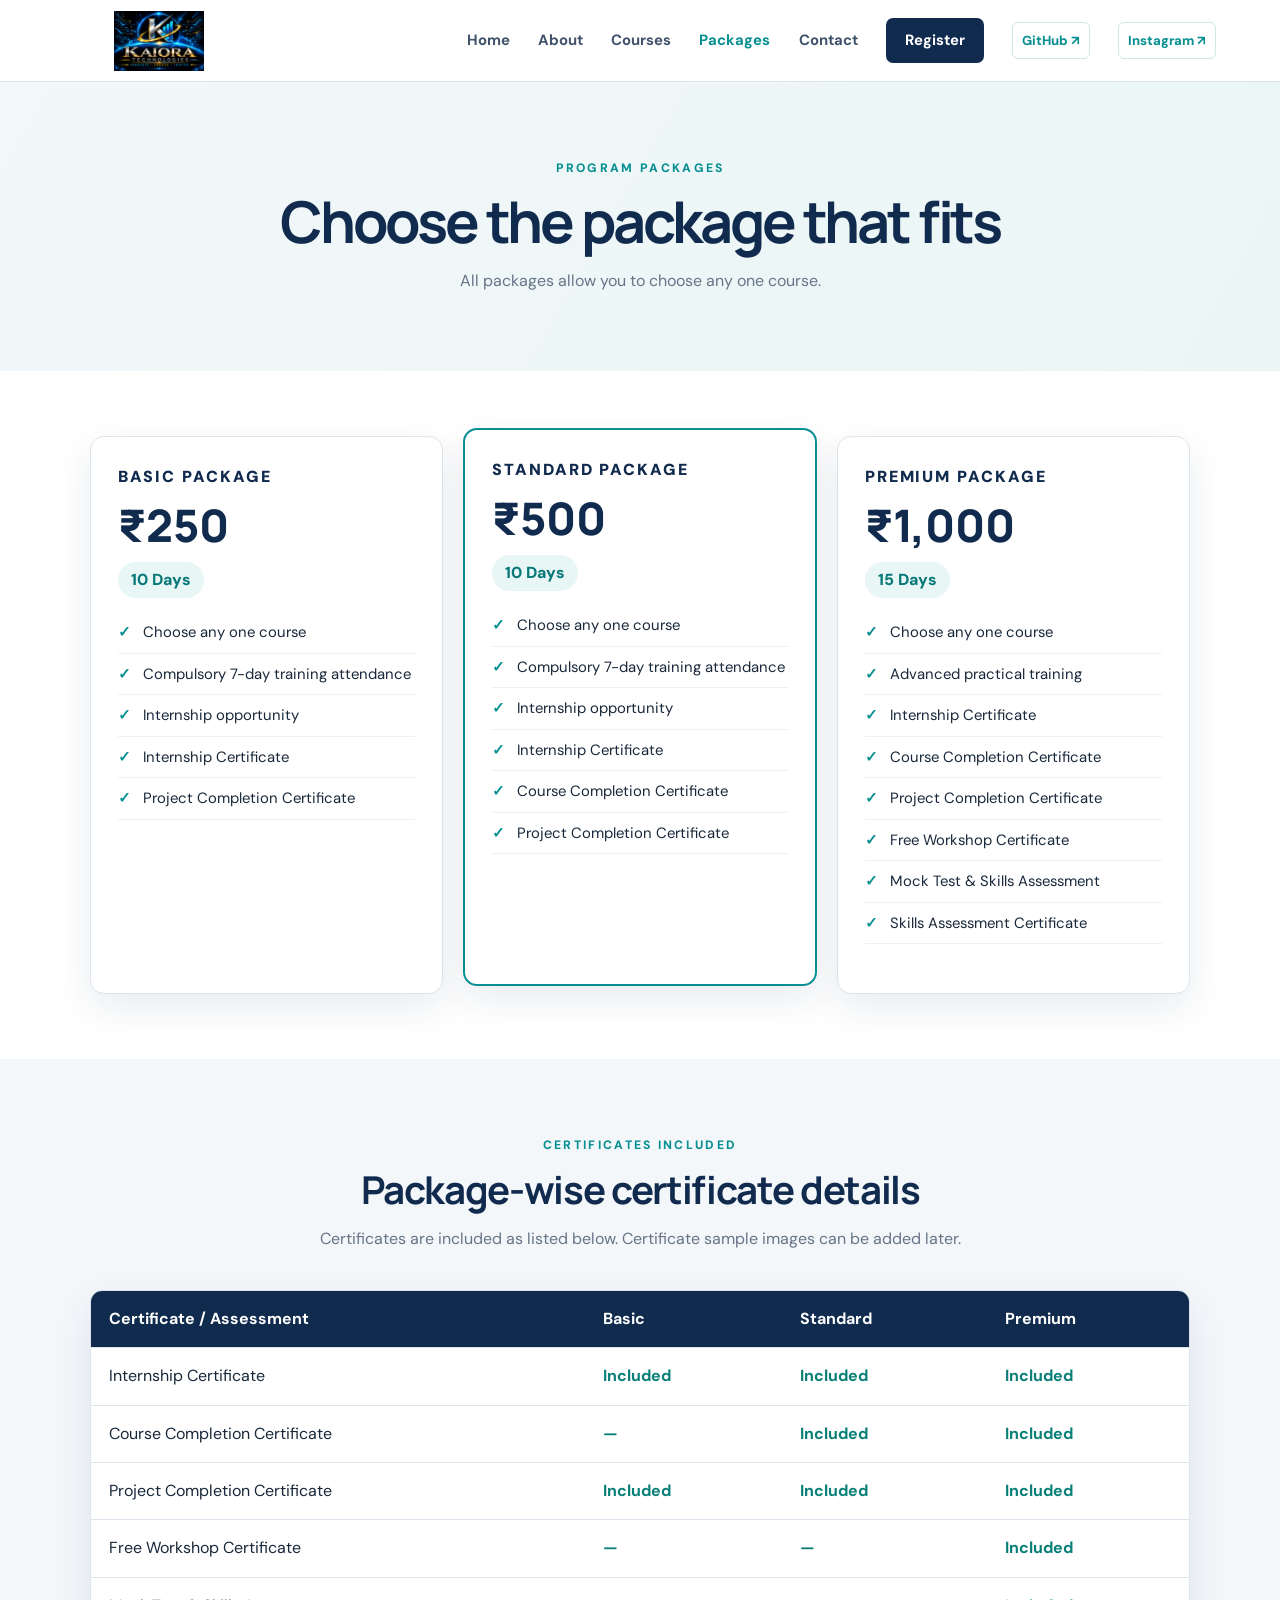
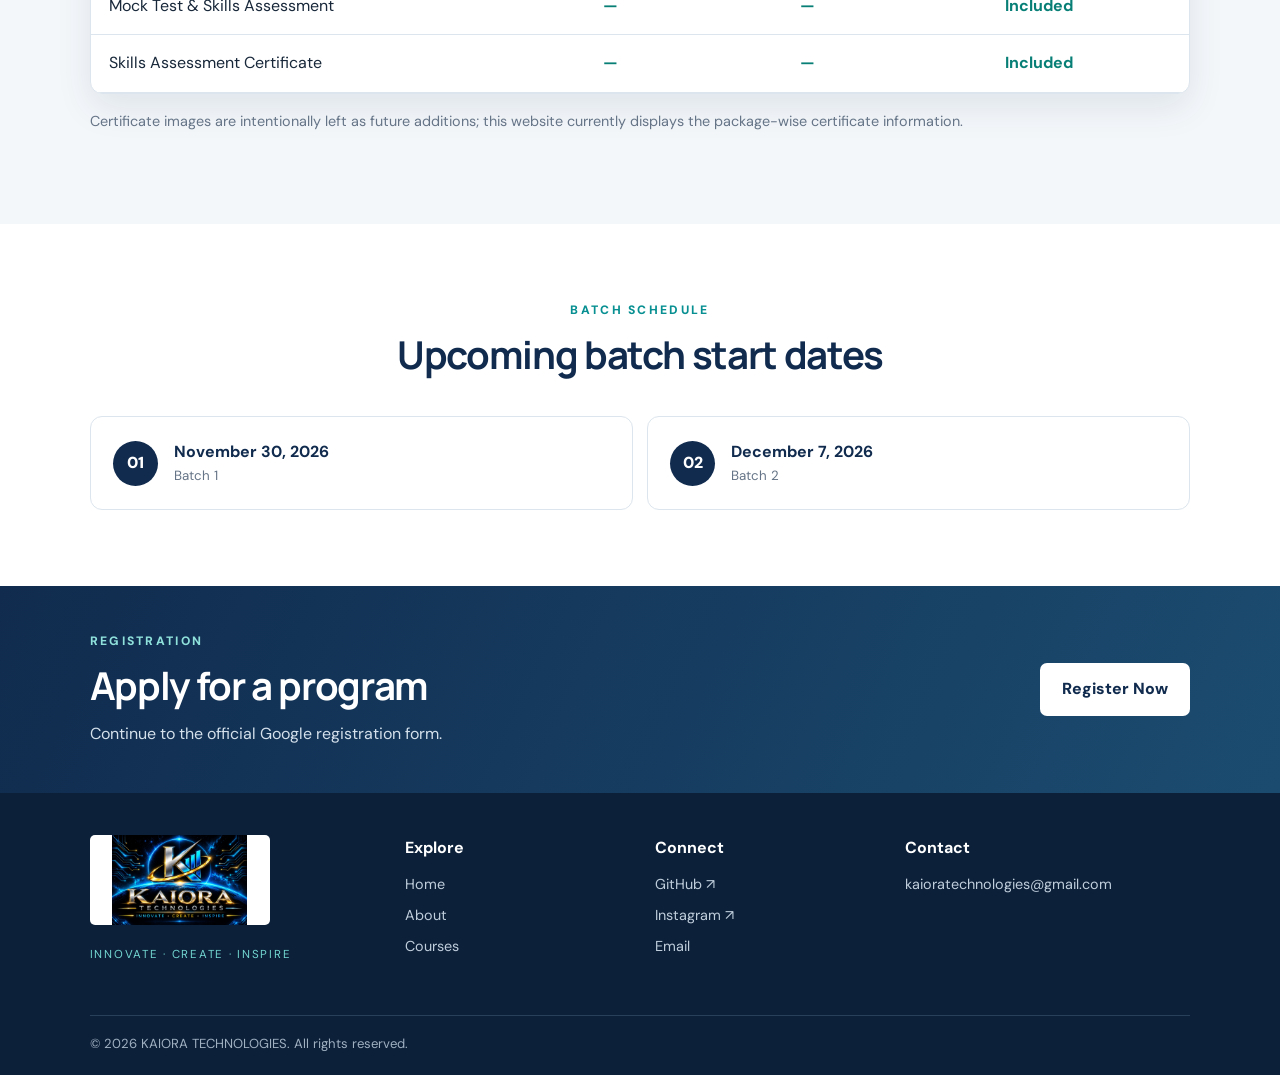
<file: packages.html>
<!doctype html>
<html lang="en">
<head>
  <meta charset="utf-8">
  <meta name="viewport" content="width=device-width, initial-scale=1">

  <title>Internship Packages & Certificates | KAIORA TECHNOLOGIES</title>
  <meta name="description" content="Explore KAIORA Technologies internship packages, training durations, certificate benefits, practical learning opportunities and upcoming batch dates.">
  <meta name="keywords" content="KAIORA Technologies internship packages, internship certificates, technology training packages, student internship, project completion certificate, course completion certificate">
  <meta name="author" content="KAIORA TECHNOLOGIES">
  <meta name="robots" content="index, follow">
  <meta name="theme-color" content="#ffffff">

  <link rel="canonical" href="https://kaiora-technologies.github.io/kaiora-website/packages.html">
  <link rel="stylesheet" href="css/style.css">

  <meta property="og:type" content="website">
  <meta property="og:title" content="Internship Packages | KAIORA TECHNOLOGIES">
  <meta property="og:description" content="Compare Basic, Standard and Premium internship packages, certificates and training benefits at KAIORA Technologies.">
  <meta property="og:url" content="https://kaiora-technologies.github.io/kaiora-website/packages.html">
  <meta property="og:image" content="https://kaiora-technologies.github.io/kaiora-website/assets/logo/kaiora-logo.jpeg">
  <meta property="og:site_name" content="KAIORA TECHNOLOGIES">

  <meta name="twitter:card" content="summary">
  <meta name="twitter:title" content="Internship Packages | KAIORA TECHNOLOGIES">
  <meta name="twitter:description" content="Explore internship packages, training benefits and certificates at KAIORA Technologies.">
  <meta name="twitter:image" content="https://kaiora-technologies.github.io/kaiora-website/assets/logo/kaiora-logo.jpeg">

  <script type="application/ld+json">
  {
    "@context": "https://schema.org",
    "@type": "WebPage",
    "name": "Internship Packages - KAIORA TECHNOLOGIES",
    "description": "Compare internship packages, training durations, certificates and batch schedules offered by KAIORA Technologies.",
    "url": "https://kaiora-technologies.github.io/kaiora-website/packages.html",
    "isPartOf": {
      "@type": "WebSite",
      "name": "KAIORA TECHNOLOGIES",
      "url": "https://kaiora-technologies.github.io/kaiora-website/"
    },
    "publisher": {
      "@type": "Organization",
      "name": "KAIORA TECHNOLOGIES",
      "url": "https://kaiora-technologies.github.io/kaiora-website/",
      "logo": "https://kaiora-technologies.github.io/kaiora-website/assets/logo/kaiora-logo.jpeg"
    }
  }
  </script>
</head>

<body>
<header class="site-header">
  <a class="brand" href="index.html">
    <img src="assets/logo/kaiora-logo.jpeg" alt="KAIORA TECHNOLOGIES official logo">
  </a>
  <button class="menu-toggle" aria-label="Toggle navigation" aria-expanded="false">☰</button>
  <nav class="nav">
    <a href="index.html">Home</a>
    <a href="about.html">About</a>
    <a href="courses.html">Courses</a>
    <a class="active" href="packages.html">Packages</a>
    <a href="contact.html">Contact</a>
    <a class="nav-cta" href="https://docs.google.com/forms/d/e/1FAIpQLSeyakS_DSZibu0ymAFLLFtifwu1xBYudOB4HMJtlM-gO5vhZw/viewform" target="_blank" rel="noopener">Register</a>
    <a class="nav-social" href="https://github.com/KAIORA-TECHNOLOGIES" target="_blank" rel="noopener" aria-label="KAIORA TECHNOLOGIES GitHub">GitHub ↗</a>
    <a class="nav-social" href="https://www.instagram.com/kaiora_technologies?gwpx=djhnczlqbjg0azFy" target="_blank" rel="noopener" aria-label="KAIORA TECHNOLOGIES Instagram">Instagram ↗</a>
  </nav>
</header>

<main>
  <section class="page-hero">
    <p class="eyebrow">PROGRAM PACKAGES</p>
    <h1>Choose the package that fits</h1>
    <p>All packages allow you to choose any one course.</p>
  </section>

  <section class="section package-grid package-page">
    <article class="package-card" id="basic">
      <p class="package-label">BASIC PACKAGE</p>
      <p class="price">₹250</p>
      <p class="duration">10 Days</p>
      <ul>
        <li>Choose any one course</li>
        <li>Compulsory 7-day training attendance</li>
        <li>Internship opportunity</li>
        <li>Internship Certificate</li>
        <li>Project Completion Certificate</li>
      </ul>
    </article>

    <article class="package-card featured" id="standard">
      <p class="package-label">STANDARD PACKAGE</p>
      <p class="price">₹500</p>
      <p class="duration">10 Days</p>
      <ul>
        <li>Choose any one course</li>
        <li>Compulsory 7-day training attendance</li>
        <li>Internship opportunity</li>
        <li>Internship Certificate</li>
        <li>Course Completion Certificate</li>
        <li>Project Completion Certificate</li>
      </ul>
    </article>

    <article class="package-card" id="premium">
      <p class="package-label">PREMIUM PACKAGE</p>
      <p class="price">₹1,000</p>
      <p class="duration">15 Days</p>
      <ul>
        <li>Choose any one course</li>
        <li>Advanced practical training</li>
        <li>Internship Certificate</li>
        <li>Course Completion Certificate</li>
        <li>Project Completion Certificate</li>
        <li>Free Workshop Certificate</li>
        <li>Mock Test &amp; Skills Assessment</li>
        <li>Skills Assessment Certificate</li>
      </ul>
    </article>
  </section>

  <section class="section tinted">
    <div class="section-heading">
      <p class="eyebrow">CERTIFICATES INCLUDED</p>
      <h2>Package-wise certificate details</h2>
      <p>Certificates are included as listed below. Certificate sample images can be added later.</p>
    </div>

    <div class="certificate-table-wrap">
      <table>
        <thead>
          <tr>
            <th>Certificate / Assessment</th>
            <th>Basic</th>
            <th>Standard</th>
            <th>Premium</th>
          </tr>
        </thead>
        <tbody>
          <tr><td>Internship Certificate</td><td>Included</td><td>Included</td><td>Included</td></tr>
          <tr><td>Course Completion Certificate</td><td>—</td><td>Included</td><td>Included</td></tr>
          <tr><td>Project Completion Certificate</td><td>Included</td><td>Included</td><td>Included</td></tr>
          <tr><td>Free Workshop Certificate</td><td>—</td><td>—</td><td>Included</td></tr>
          <tr><td>Mock Test &amp; Skills Assessment</td><td>—</td><td>—</td><td>Included</td></tr>
          <tr><td>Skills Assessment Certificate</td><td>—</td><td>—</td><td>Included</td></tr>
        </tbody>
      </table>
    </div>

    <p class="note">Certificate images are intentionally left as future additions; this website currently displays the package-wise certificate information.</p>
  </section>

  <section class="section">
    <div class="section-heading">
      <p class="eyebrow">BATCH SCHEDULE</p>
      <h2>Upcoming batch start dates</h2>
    </div>
    <div class="batch-list">
      <div class="batch">
        <span class="batch-number">01</span>
        <div><strong>November 30, 2026</strong><small>Batch 1</small></div>
      </div>
      <div class="batch">
        <span class="batch-number">02</span>
        <div><strong>December 7, 2026</strong><small>Batch 2</small></div>
      </div>
    </div>
  </section>

  <section class="cta-strip">
    <div>
      <p class="eyebrow">REGISTRATION</p>
      <h2>Apply for a program</h2>
      <p>Continue to the official Google registration form.</p>
    </div>
    <a class="button button-light" href="https://docs.google.com/forms/d/e/1FAIpQLSeyakS_DSZibu0ymAFLLFtifwu1xBYudOB4HMJtlM-gO5vhZw/viewform" target="_blank" rel="noopener">Register Now</a>
  </section>
</main>

<footer class="footer">
  <div class="footer-brand">
    <img src="assets/logo/kaiora-logo.jpeg" alt="KAIORA TECHNOLOGIES">
    <p>INNOVATE · CREATE · INSPIRE</p>
  </div>
  <div>
    <strong>Explore</strong>
    <a href="index.html">Home</a>
    <a href="about.html">About</a>
    <a href="courses.html">Courses</a>
  </div>
  <div>
    <strong>Connect</strong>
    <a href="https://github.com/KAIORA-TECHNOLOGIES" target="_blank" rel="noopener noreferrer">GitHub ↗</a>
    <a href="https://www.instagram.com/kaiora_technologies?gwpx=djhnczlqbjg0azFy" target="_blank" rel="noopener noreferrer">Instagram ↗</a>
    <a href="mailto:kaioratechnologies@gmail.com">Email</a>
  </div>
  <div>
    <strong>Contact</strong>
    <a href="mailto:kaioratechnologies@gmail.com">kaioratechnologies@gmail.com</a>
  </div>
  <p class="copyright">© <span id="year"></span> KAIORA TECHNOLOGIES. All rights reserved.</p>
</footer>

<script src="js/script.js"></script>
</body>
</html>
</file>
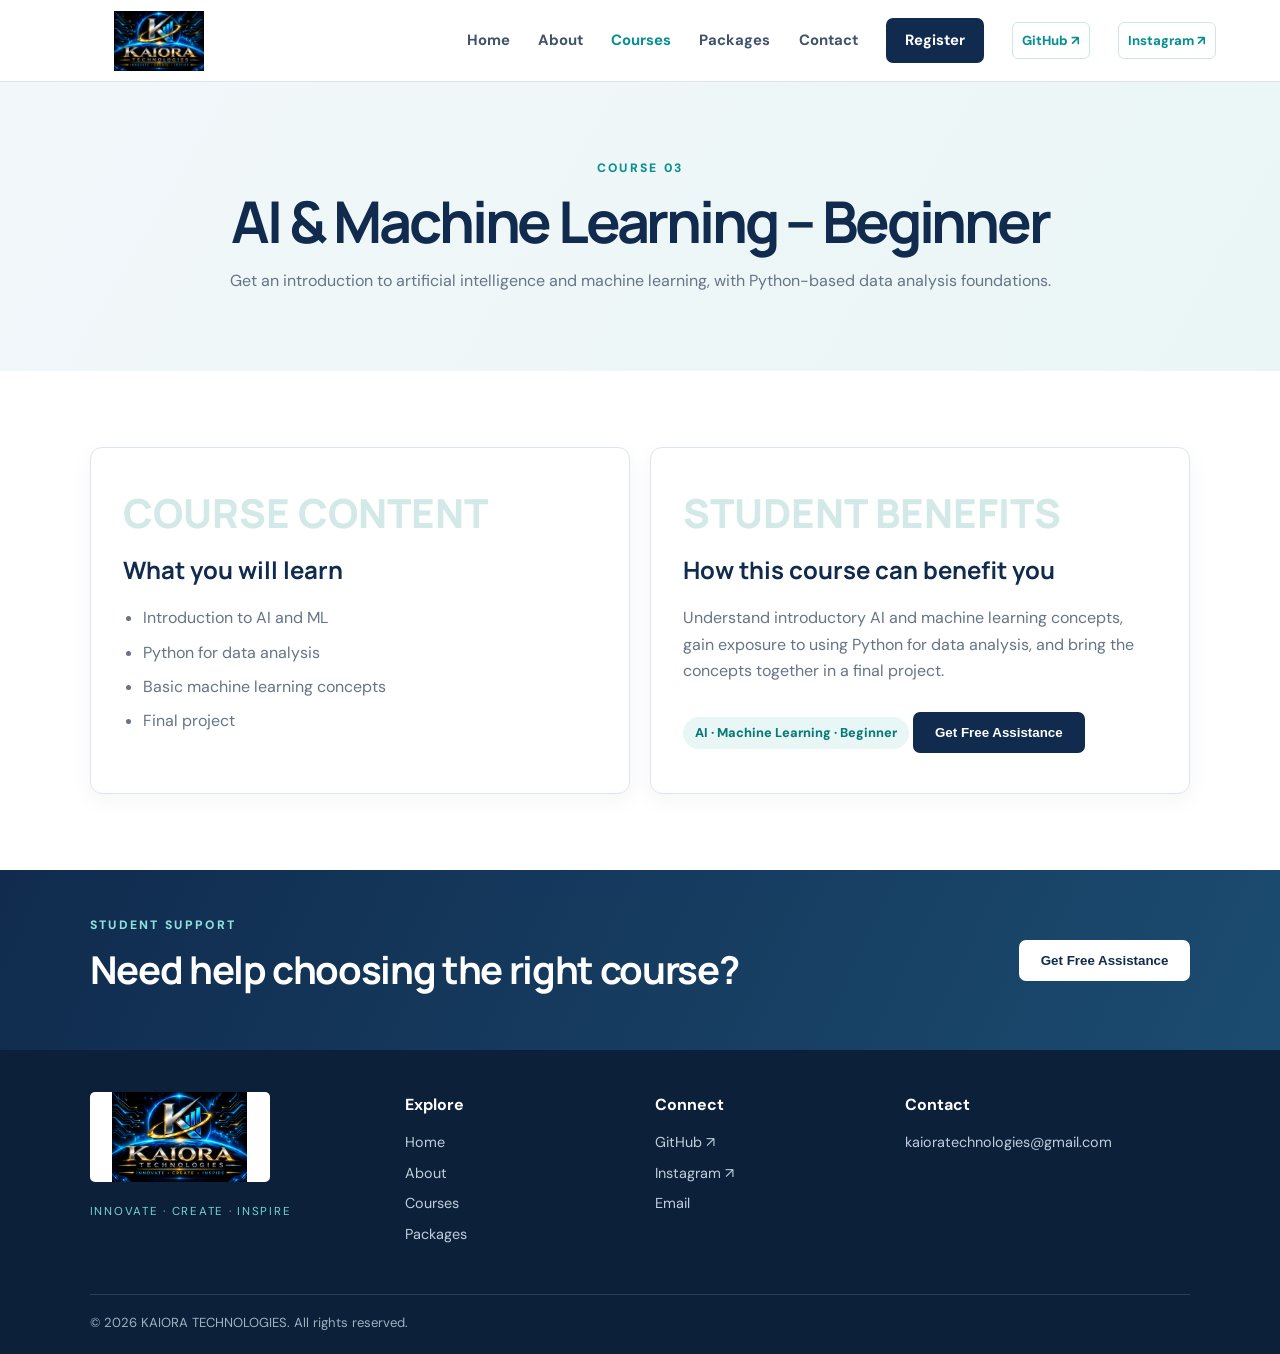
<file: courses/ai-ml.html>
<!doctype html>
<html lang="en">
<head>
  <meta charset="utf-8">
  <meta name="viewport" content="width=device-width, initial-scale=1">

  <title>Beginner AI & Machine Learning Course | KAIORA TECHNOLOGIES</title>
  <meta name="description" content="Explore the beginner AI and Machine Learning course at KAIORA Technologies. Learn AI and ML fundamentals, Python for data analysis, basic machine learning concepts and complete a final project.">
  <meta name="keywords" content="AI course for beginners, Machine Learning course, Artificial Intelligence training, Python for data analysis, beginner machine learning, KAIORA Technologies">
  <meta name="author" content="KAIORA TECHNOLOGIES">
  <meta name="robots" content="index, follow">
  <meta name="theme-color" content="#ffffff">

  <link rel="canonical" href="https://kaiora-technologies.github.io/kaiora-website/courses/ai-ml.html">
  <link rel="stylesheet" href="../css/style.css">

  <meta property="og:type" content="website">
  <meta property="og:title" content="AI & Machine Learning – Beginner | KAIORA TECHNOLOGIES">
  <meta property="og:description" content="Learn introductory AI and machine learning concepts with Python-based data analysis foundations.">
  <meta property="og:url" content="https://kaiora-technologies.github.io/kaiora-website/courses/ai-ml.html">
  <meta property="og:image" content="https://kaiora-technologies.github.io/kaiora-website/assets/logo/kaiora-logo.jpeg">
  <meta property="og:site_name" content="KAIORA TECHNOLOGIES">

  <meta name="twitter:card" content="summary">
  <meta name="twitter:title" content="AI & Machine Learning – Beginner | KAIORA TECHNOLOGIES">
  <meta name="twitter:description" content="Explore beginner AI and machine learning concepts at KAIORA Technologies.">
  <meta name="twitter:image" content="https://kaiora-technologies.github.io/kaiora-website/assets/logo/kaiora-logo.jpeg">

  <script type="application/ld+json">
  {
    "@context": "https://schema.org",
    "@type": "Course",
    "name": "AI & Machine Learning – Beginner",
    "description": "A beginner course introducing artificial intelligence, machine learning, Python for data analysis, basic machine learning concepts and a final project.",
    "url": "https://kaiora-technologies.github.io/kaiora-website/courses/ai-ml.html",
    "provider": {
      "@type": "Organization",
      "name": "KAIORA TECHNOLOGIES",
      "url": "https://kaiora-technologies.github.io/kaiora-website/"
    }
  }
  </script>
</head>

<body>
<header class="site-header">
  <a class="brand" href="../index.html">
    <img src="../assets/logo/kaiora-logo.jpeg" alt="KAIORA TECHNOLOGIES official logo">
  </a>
  <button class="menu-toggle" aria-label="Toggle navigation" aria-expanded="false">☰</button>
  <nav class="nav">
    <a href="../index.html">Home</a>
    <a href="../about.html">About</a>
    <a class="active" href="../courses.html">Courses</a>
    <a href="../packages.html">Packages</a>
    <a href="../contact.html">Contact</a>
    <a class="nav-cta" href="https://docs.google.com/forms/d/e/1FAIpQLSeyakS_DSZibu0ymAFLLFtifwu1xBYudOB4HMJtlM-gO5vhZw/viewform" target="_blank" rel="noopener">Register</a>
    <a class="nav-social" href="https://github.com/KAIORA-TECHNOLOGIES" target="_blank" rel="noopener" aria-label="KAIORA TECHNOLOGIES GitHub">GitHub ↗</a>
    <a class="nav-social" href="https://www.instagram.com/kaiora_technologies?gwpx=djhnczlqbjg0azFy" target="_blank" rel="noopener" aria-label="KAIORA TECHNOLOGIES Instagram">Instagram ↗</a>
  </nav>
</header>

<main>
  <section class="page-hero">
    <p class="eyebrow">COURSE 03</p>
    <h1>AI & Machine Learning – Beginner</h1>
    <p>Get an introduction to artificial intelligence and machine learning, with Python-based data analysis foundations.</p>
  </section>

  <section class="section course-detail-grid">
    <article class="detail-card">
      <span class="detail-index">COURSE CONTENT</span>
      <h2>What you will learn</h2>
      <ul class="learning-list">
        <li>Introduction to AI and ML</li>
        <li>Python for data analysis</li>
        <li>Basic machine learning concepts</li>
        <li>Final project</li>
      </ul>
    </article>

    <article class="detail-card">
      <span class="detail-index">STUDENT BENEFITS</span>
      <h2>How this course can benefit you</h2>
      <p>Understand introductory AI and machine learning concepts, gain exposure to using Python for data analysis, and bring the concepts together in a final project.</p>
      <p class="tag">AI · Machine Learning · Beginner</p>
      <button class="button button-primary assistance-trigger" type="button" data-course="AI & Machine Learning">Get Free Assistance</button>
    </article>
  </section>

  <section class="cta-strip">
    <div>
      <p class="eyebrow">STUDENT SUPPORT</p>
      <h2>Need help choosing the right course?</h2>
    </div>
    <button class="button button-light assistance-trigger" type="button" data-course="AI & Machine Learning">Get Free Assistance</button>
  </section>
</main>

<div class="modal-backdrop" id="assistance-modal" hidden>
  <section class="assistance-modal" role="dialog" aria-modal="true" aria-labelledby="assistance-title">
    <button class="modal-close" type="button" aria-label="Close form">×</button>
    <p class="eyebrow">STUDENT ENQUIRY</p>
    <h2 id="assistance-title">Get Free Assistance</h2>
    <p class="modal-intro">Share your details and the KAIORA TECHNOLOGIES team can contact you about AI & Machine Learning.</p>

    <form id="assistance-form">
      <label for="student-name">Full name</label>
      <input id="student-name" name="name" type="text" autocomplete="name" required maxlength="100" placeholder="Enter your name">

      <label for="student-email">Email address</label>
      <input id="student-email" name="email" type="email" autocomplete="email" required maxlength="150" placeholder="you@example.com">

      <label for="student-phone">Phone number</label>
      <input id="student-phone" name="phone" type="tel" autocomplete="tel" inputmode="tel" required pattern="[0-9+() .-]{7,20}" maxlength="20" placeholder="Enter your phone number">

      <input type="hidden" id="student-course" name="course" value="AI & Machine Learning">

      <p class="privacy-note">Your details will be sent to KAIORA TECHNOLOGIES for this enquiry and will not be displayed publicly.</p>
      <button class="button button-primary submit-enquiry" type="submit">Send Enquiry</button>
      <p class="form-status" id="assistance-status" role="status" aria-live="polite"></p>
    </form>
  </section>
</div>

<footer class="footer">
  <div class="footer-brand">
    <img src="../assets/logo/kaiora-logo.jpeg" alt="KAIORA TECHNOLOGIES">
    <p>INNOVATE · CREATE · INSPIRE</p>
  </div>

  <div>
    <strong>Explore</strong>
    <a href="../index.html">Home</a>
    <a href="../about.html">About</a>
    <a href="../courses.html">Courses</a>
    <a href="../packages.html">Packages</a>
  </div>

  <div>
    <strong>Connect</strong>
    <a href="https://github.com/KAIORA-TECHNOLOGIES" target="_blank" rel="noopener noreferrer">GitHub ↗</a>
    <a href="https://www.instagram.com/kaiora_technologies?gwpx=djhnczlqbjg0azFy" target="_blank" rel="noopener noreferrer">Instagram ↗</a>
    <a href="mailto:kaioratechnologies@gmail.com">Email</a>
  </div>

  <div>
    <strong>Contact</strong>
    <a href="mailto:kaioratechnologies@gmail.com">kaioratechnologies@gmail.com</a>
  </div>

  <p class="copyright">© <span id="year"></span> KAIORA TECHNOLOGIES. All rights reserved.</p>
</footer>

<script src="../js/script.js"></script>
</body>
</html>
</file>
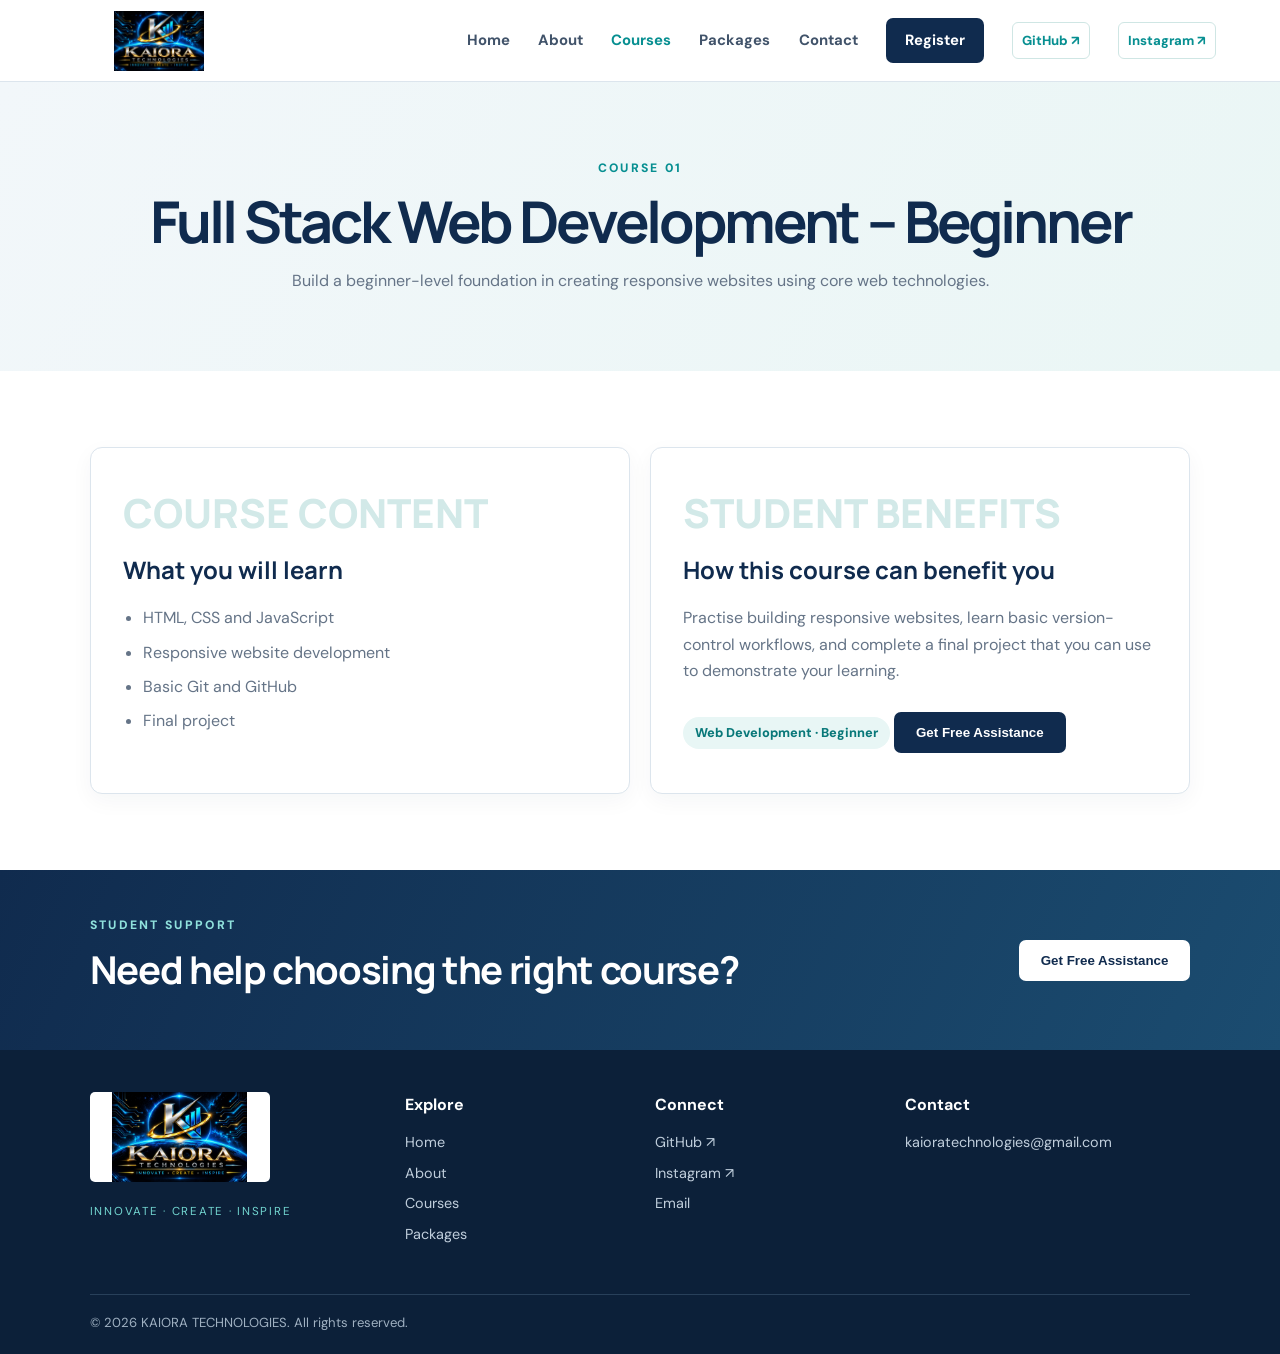
<file: courses/full-stack.html>
<!doctype html>
<html lang="en">
<head>
  <meta charset="utf-8">
  <meta name="viewport" content="width=device-width, initial-scale=1">

  <title>Beginner Full Stack Web Development Course | KAIORA TECHNOLOGIES</title>
  <meta name="description" content="Learn HTML, CSS, JavaScript, responsive website development, Git and GitHub through the beginner Full Stack Web Development course at KAIORA Technologies.">
  <meta name="keywords" content="Full Stack Web Development course, beginner web development course, HTML CSS JavaScript training, Git GitHub basics, KAIORA Technologies">
  <meta name="author" content="KAIORA TECHNOLOGIES">
  <meta name="robots" content="index, follow">
  <meta name="theme-color" content="#ffffff">

  <link rel="canonical" href="https://kaiora-technologies.github.io/kaiora-website/courses/full-stack.html">
  <link rel="stylesheet" href="../css/style.css">

  <meta property="og:type" content="website">
  <meta property="og:title" content="Full Stack Web Development – Beginner | KAIORA TECHNOLOGIES">
  <meta property="og:description" content="Build your foundation in HTML, CSS, JavaScript, responsive websites, Git and GitHub. Explore the beginner course at KAIORA Technologies.">
  <meta property="og:url" content="https://kaiora-technologies.github.io/kaiora-website/courses/full-stack.html">
  <meta property="og:image" content="https://kaiora-technologies.github.io/kaiora-website/assets/logo/kaiora-logo.jpeg">
  <meta property="og:site_name" content="KAIORA TECHNOLOGIES">

  <meta name="twitter:card" content="summary">
  <meta name="twitter:title" content="Full Stack Web Development – Beginner">
  <meta name="twitter:description" content="Learn beginner-level web development with KAIORA Technologies.">
  <meta name="twitter:image" content="https://kaiora-technologies.github.io/kaiora-website/assets/logo/kaiora-logo.jpeg">

  <script type="application/ld+json">
  {
    "@context": "https://schema.org",
    "@type": "Course",
    "name": "Full Stack Web Development – Beginner",
    "description": "A beginner-level course covering HTML, CSS, JavaScript, responsive website development, basic Git and GitHub, and a final project.",
    "url": "https://kaiora-technologies.github.io/kaiora-website/courses/full-stack.html",
    "provider": {
      "@type": "Organization",
      "name": "KAIORA TECHNOLOGIES",
      "url": "https://kaiora-technologies.github.io/kaiora-website/"
    }
  }
  </script>
</head>

<body>
<header class="site-header">
  <a class="brand" href="../index.html">
    <img src="../assets/logo/kaiora-logo.jpeg" alt="KAIORA TECHNOLOGIES official logo">
  </a>
  <button class="menu-toggle" aria-label="Toggle navigation" aria-expanded="false">☰</button>
  <nav class="nav">
    <a href="../index.html">Home</a>
    <a href="../about.html">About</a>
    <a class="active" href="../courses.html">Courses</a>
    <a href="../packages.html">Packages</a>
    <a href="../contact.html">Contact</a>
    <a class="nav-cta" href="https://docs.google.com/forms/d/e/1FAIpQLSeyakS_DSZibu0ymAFLLFtifwu1xBYudOB4HMJtlM-gO5vhZw/viewform" target="_blank" rel="noopener">Register</a>
    <a class="nav-social" href="https://github.com/KAIORA-TECHNOLOGIES" target="_blank" rel="noopener" aria-label="KAIORA TECHNOLOGIES GitHub">GitHub ↗</a>
    <a class="nav-social" href="https://www.instagram.com/kaiora_technologies?gwpx=djhnczlqbjg0azFy" target="_blank" rel="noopener" aria-label="KAIORA TECHNOLOGIES Instagram">Instagram ↗</a>
  </nav>
</header>

<main>
  <section class="page-hero">
    <p class="eyebrow">COURSE 01</p>
    <h1>Full Stack Web Development – Beginner</h1>
    <p>Build a beginner-level foundation in creating responsive websites using core web technologies.</p>
  </section>

  <section class="section course-detail-grid">
    <article class="detail-card">
      <span class="detail-index">COURSE CONTENT</span>
      <h2>What you will learn</h2>
      <ul class="learning-list">
        <li>HTML, CSS and JavaScript</li>
        <li>Responsive website development</li>
        <li>Basic Git and GitHub</li>
        <li>Final project</li>
      </ul>
    </article>

    <article class="detail-card">
      <span class="detail-index">STUDENT BENEFITS</span>
      <h2>How this course can benefit you</h2>
      <p>Practise building responsive websites, learn basic version-control workflows, and complete a final project that you can use to demonstrate your learning.</p>
      <p class="tag">Web Development · Beginner</p>
      <button class="button button-primary assistance-trigger" type="button" data-course="Full Stack Web Development">Get Free Assistance</button>
    </article>
  </section>

  <section class="cta-strip">
    <div>
      <p class="eyebrow">STUDENT SUPPORT</p>
      <h2>Need help choosing the right course?</h2>
    </div>
    <button class="button button-light assistance-trigger" type="button" data-course="Full Stack Web Development">Get Free Assistance</button>
  </section>
</main>

<div class="modal-backdrop" id="assistance-modal" hidden>
  <section class="assistance-modal" role="dialog" aria-modal="true" aria-labelledby="assistance-title">
    <button class="modal-close" type="button" aria-label="Close form">×</button>
    <p class="eyebrow">STUDENT ENQUIRY</p>
    <h2 id="assistance-title">Get Free Assistance</h2>
    <p class="modal-intro">Share your details and the KAIORA TECHNOLOGIES team can contact you about Full Stack Web Development.</p>

    <form id="assistance-form">
      <label for="student-name">Full name</label>
      <input id="student-name" name="name" type="text" autocomplete="name" required maxlength="100" placeholder="Enter your name">

      <label for="student-email">Email address</label>
      <input id="student-email" name="email" type="email" autocomplete="email" required maxlength="150" placeholder="you@example.com">

      <label for="student-phone">Phone number</label>
      <input id="student-phone" name="phone" type="tel" autocomplete="tel" inputmode="tel" required pattern="[0-9+() .-]{7,20}" maxlength="20" placeholder="Enter your phone number">

      <input type="hidden" id="student-course" name="course" value="Full Stack Web Development">

      <p class="privacy-note">Your details will be sent to KAIORA TECHNOLOGIES for this enquiry and will not be displayed publicly.</p>
      <button class="button button-primary submit-enquiry" type="submit">Send Enquiry</button>
      <p class="form-status" id="assistance-status" role="status" aria-live="polite"></p>
    </form>
  </section>
</div>

<footer class="footer">
  <div class="footer-brand">
    <img src="../assets/logo/kaiora-logo.jpeg" alt="KAIORA TECHNOLOGIES">
    <p>INNOVATE · CREATE · INSPIRE</p>
  </div>
  <div>
    <strong>Explore</strong>
    <a href="../index.html">Home</a>
    <a href="../about.html">About</a>
    <a href="../courses.html">Courses</a>
    <a href="../packages.html">Packages</a>
  </div>
  <div>
    <strong>Connect</strong>
    <a href="https://github.com/KAIORA-TECHNOLOGIES" target="_blank" rel="noopener noreferrer">GitHub ↗</a>
    <a href="https://www.instagram.com/kaiora_technologies?gwpx=djhnczlqbjg0azFy" target="_blank" rel="noopener noreferrer">Instagram ↗</a>
    <a href="mailto:kaioratechnologies@gmail.com">Email</a>
  </div>
  <div>
    <strong>Contact</strong>
    <a href="mailto:kaioratechnologies@gmail.com">kaioratechnologies@gmail.com</a>
  </div>
  <p class="copyright">© <span id="year"></span> KAIORA TECHNOLOGIES. All rights reserved.</p>
</footer>

<script src="../js/script.js"></script>
</body>
</html>
</file>
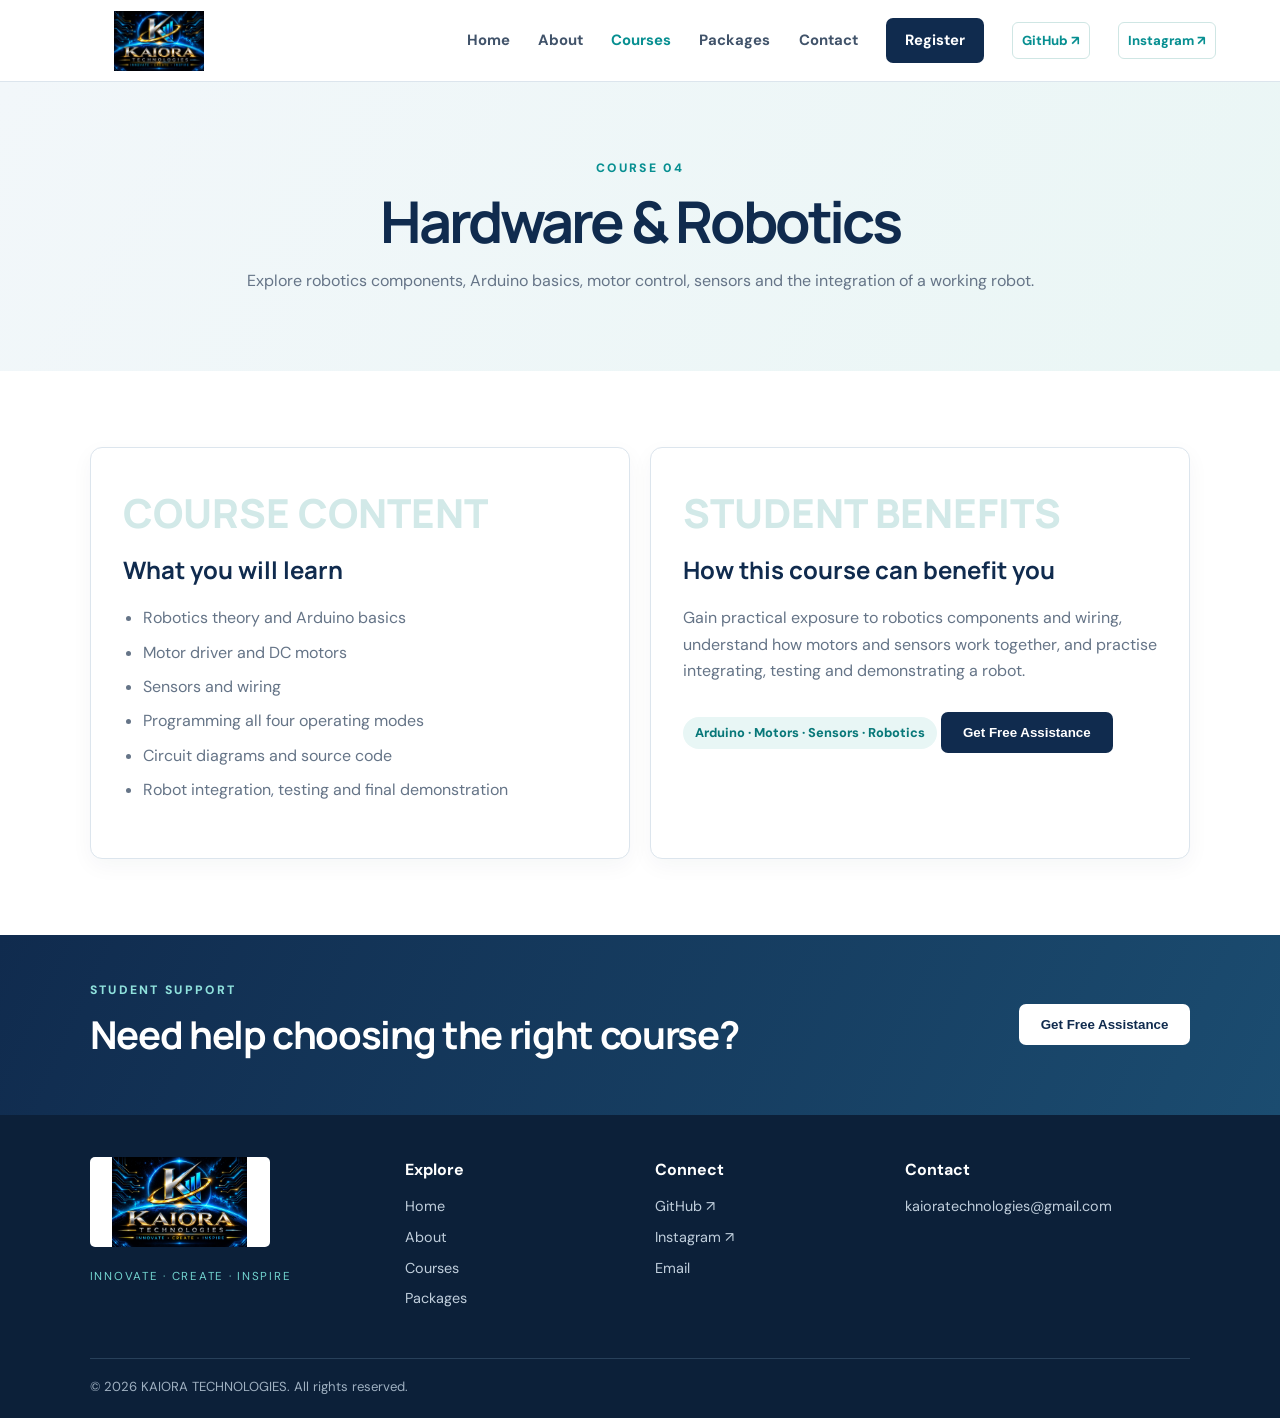
<file: courses/hardware-robotics.html>
<!doctype html>
<html lang="en">
<head>
  <meta charset="utf-8">
  <meta name="viewport" content="width=device-width, initial-scale=1">

  <title>Hardware & Robotics Course | Arduino, Motors & Sensors | KAIORA</title>
  <meta name="description" content="Explore the Hardware and Robotics course at KAIORA Technologies. Learn robotics theory, Arduino basics, motor drivers, DC motors, sensors, wiring, programming and robot integration.">
  <meta name="keywords" content="Hardware and Robotics course, Arduino training, robotics for beginners, DC motors, motor drivers, sensors, robotics programming, KAIORA Technologies">
  <meta name="author" content="KAIORA TECHNOLOGIES">
  <meta name="robots" content="index, follow">
  <meta name="theme-color" content="#ffffff">

  <link rel="canonical" href="https://kaiora-technologies.github.io/kaiora-website/courses/hardware-robotics.html">
  <link rel="stylesheet" href="../css/style.css">

  <meta property="og:type" content="website">
  <meta property="og:title" content="Hardware & Robotics Course | KAIORA TECHNOLOGIES">
  <meta property="og:description" content="Learn robotics components, Arduino basics, motors, sensors, wiring and robot integration.">
  <meta property="og:url" content="https://kaiora-technologies.github.io/kaiora-website/courses/hardware-robotics.html">
  <meta property="og:image" content="https://kaiora-technologies.github.io/kaiora-website/assets/logo/kaiora-logo.jpeg">
  <meta property="og:site_name" content="KAIORA TECHNOLOGIES">

  <meta name="twitter:card" content="summary">
  <meta name="twitter:title" content="Hardware & Robotics | KAIORA TECHNOLOGIES">
  <meta name="twitter:description" content="Explore practical robotics learning at KAIORA Technologies.">
  <meta name="twitter:image" content="https://kaiora-technologies.github.io/kaiora-website/assets/logo/kaiora-logo.jpeg">

  <script type="application/ld+json">
  {
    "@context": "https://schema.org",
    "@type": "Course",
    "name": "Hardware & Robotics",
    "description": "A practical robotics course covering robotics theory, Arduino basics, motor drivers, DC motors, sensors, wiring, programming, circuit diagrams, source code, robot integration, testing and demonstration.",
    "url": "https://kaiora-technologies.github.io/kaiora-website/courses/hardware-robotics.html",
    "provider": {
      "@type": "Organization",
      "name": "KAIORA TECHNOLOGIES",
      "url": "https://kaiora-technologies.github.io/kaiora-website/"
    }
  }
  </script>
</head>

<body>
<header class="site-header">
  <a class="brand" href="../index.html">
    <img src="../assets/logo/kaiora-logo.jpeg" alt="KAIORA TECHNOLOGIES official logo">
  </a>
  <button class="menu-toggle" aria-label="Toggle navigation" aria-expanded="false">☰</button>
  <nav class="nav">
    <a href="../index.html">Home</a>
    <a href="../about.html">About</a>
    <a class="active" href="../courses.html">Courses</a>
    <a href="../packages.html">Packages</a>
    <a href="../contact.html">Contact</a>
    <a class="nav-cta" href="https://docs.google.com/forms/d/e/1FAIpQLSeyakS_DSZibu0ymAFLLFtifwu1xBYudOB4HMJtlM-gO5vhZw/viewform" target="_blank" rel="noopener">Register</a>
    <a class="nav-social" href="https://github.com/KAIORA-TECHNOLOGIES" target="_blank" rel="noopener" aria-label="KAIORA TECHNOLOGIES GitHub">GitHub ↗</a>
    <a class="nav-social" href="https://www.instagram.com/kaiora_technologies?gwpx=djhnczlqbjg0azFy" target="_blank" rel="noopener" aria-label="KAIORA TECHNOLOGIES Instagram">Instagram ↗</a>
  </nav>
</header>

<main>
  <section class="page-hero">
    <p class="eyebrow">COURSE 04</p>
    <h1>Hardware & Robotics</h1>
    <p>Explore robotics components, Arduino basics, motor control, sensors and the integration of a working robot.</p>
  </section>

  <section class="section course-detail-grid">
    <article class="detail-card">
      <span class="detail-index">COURSE CONTENT</span>
      <h2>What you will learn</h2>
      <ul class="learning-list">
        <li>Robotics theory and Arduino basics</li>
        <li>Motor driver and DC motors</li>
        <li>Sensors and wiring</li>
        <li>Programming all four operating modes</li>
        <li>Circuit diagrams and source code</li>
        <li>Robot integration, testing and final demonstration</li>
      </ul>
    </article>

    <article class="detail-card">
      <span class="detail-index">STUDENT BENEFITS</span>
      <h2>How this course can benefit you</h2>
      <p>Gain practical exposure to robotics components and wiring, understand how motors and sensors work together, and practise integrating, testing and demonstrating a robot.</p>
      <p class="tag">Arduino · Motors · Sensors · Robotics</p>
      <button class="button button-primary assistance-trigger" type="button" data-course="Hardware & Robotics">Get Free Assistance</button>
    </article>
  </section>

  <section class="cta-strip">
    <div>
      <p class="eyebrow">STUDENT SUPPORT</p>
      <h2>Need help choosing the right course?</h2>
    </div>
    <button class="button button-light assistance-trigger" type="button" data-course="Hardware & Robotics">Get Free Assistance</button>
  </section>
</main>

<div class="modal-backdrop" id="assistance-modal" hidden>
  <section class="assistance-modal" role="dialog" aria-modal="true" aria-labelledby="assistance-title">
    <button class="modal-close" type="button" aria-label="Close form">×</button>
    <p class="eyebrow">STUDENT ENQUIRY</p>
    <h2 id="assistance-title">Get Free Assistance</h2>
    <p class="modal-intro">Share your details and the KAIORA TECHNOLOGIES team can contact you about Hardware & Robotics.</p>

    <form id="assistance-form">
      <label for="student-name">Full name</label>
      <input id="student-name" name="name" type="text" autocomplete="name" required maxlength="100" placeholder="Enter your name">

      <label for="student-email">Email address</label>
      <input id="student-email" name="email" type="email" autocomplete="email" required maxlength="150" placeholder="you@example.com">

      <label for="student-phone">Phone number</label>
      <input id="student-phone" name="phone" type="tel" autocomplete="tel" inputmode="tel" required pattern="[0-9+() .-]{7,20}" maxlength="20" placeholder="Enter your phone number">

      <input type="hidden" id="student-course" name="course" value="Hardware & Robotics">

      <p class="privacy-note">Your details will be sent to KAIORA TECHNOLOGIES for this enquiry and will not be displayed publicly.</p>
      <button class="button button-primary submit-enquiry" type="submit">Send Enquiry</button>
      <p class="form-status" id="assistance-status" role="status" aria-live="polite"></p>
    </form>
  </section>
</div>

<footer class="footer">
  <div class="footer-brand">
    <img src="../assets/logo/kaiora-logo.jpeg" alt="KAIORA TECHNOLOGIES">
    <p>INNOVATE · CREATE · INSPIRE</p>
  </div>

  <div>
    <strong>Explore</strong>
    <a href="../index.html">Home</a>
    <a href="../about.html">About</a>
    <a href="../courses.html">Courses</a>
    <a href="../packages.html">Packages</a>
  </div>

  <div>
    <strong>Connect</strong>
    <a href="https://github.com/KAIORA-TECHNOLOGIES" target="_blank" rel="noopener noreferrer">GitHub ↗</a>
    <a href="https://www.instagram.com/kaiora_technologies?gwpx=djhnczlqbjg0azFy" target="_blank" rel="noopener noreferrer">Instagram ↗</a>
    <a href="mailto:kaioratechnologies@gmail.com">Email</a>
  </div>

  <div>
    <strong>Contact</strong>
    <a href="mailto:kaioratechnologies@gmail.com">kaioratechnologies@gmail.com</a>
  </div>

  <p class="copyright">© <span id="year"></span> KAIORA TECHNOLOGIES. All rights reserved.</p>
</footer>

<script src="../js/script.js"></script>
</body>
</html>
</file>
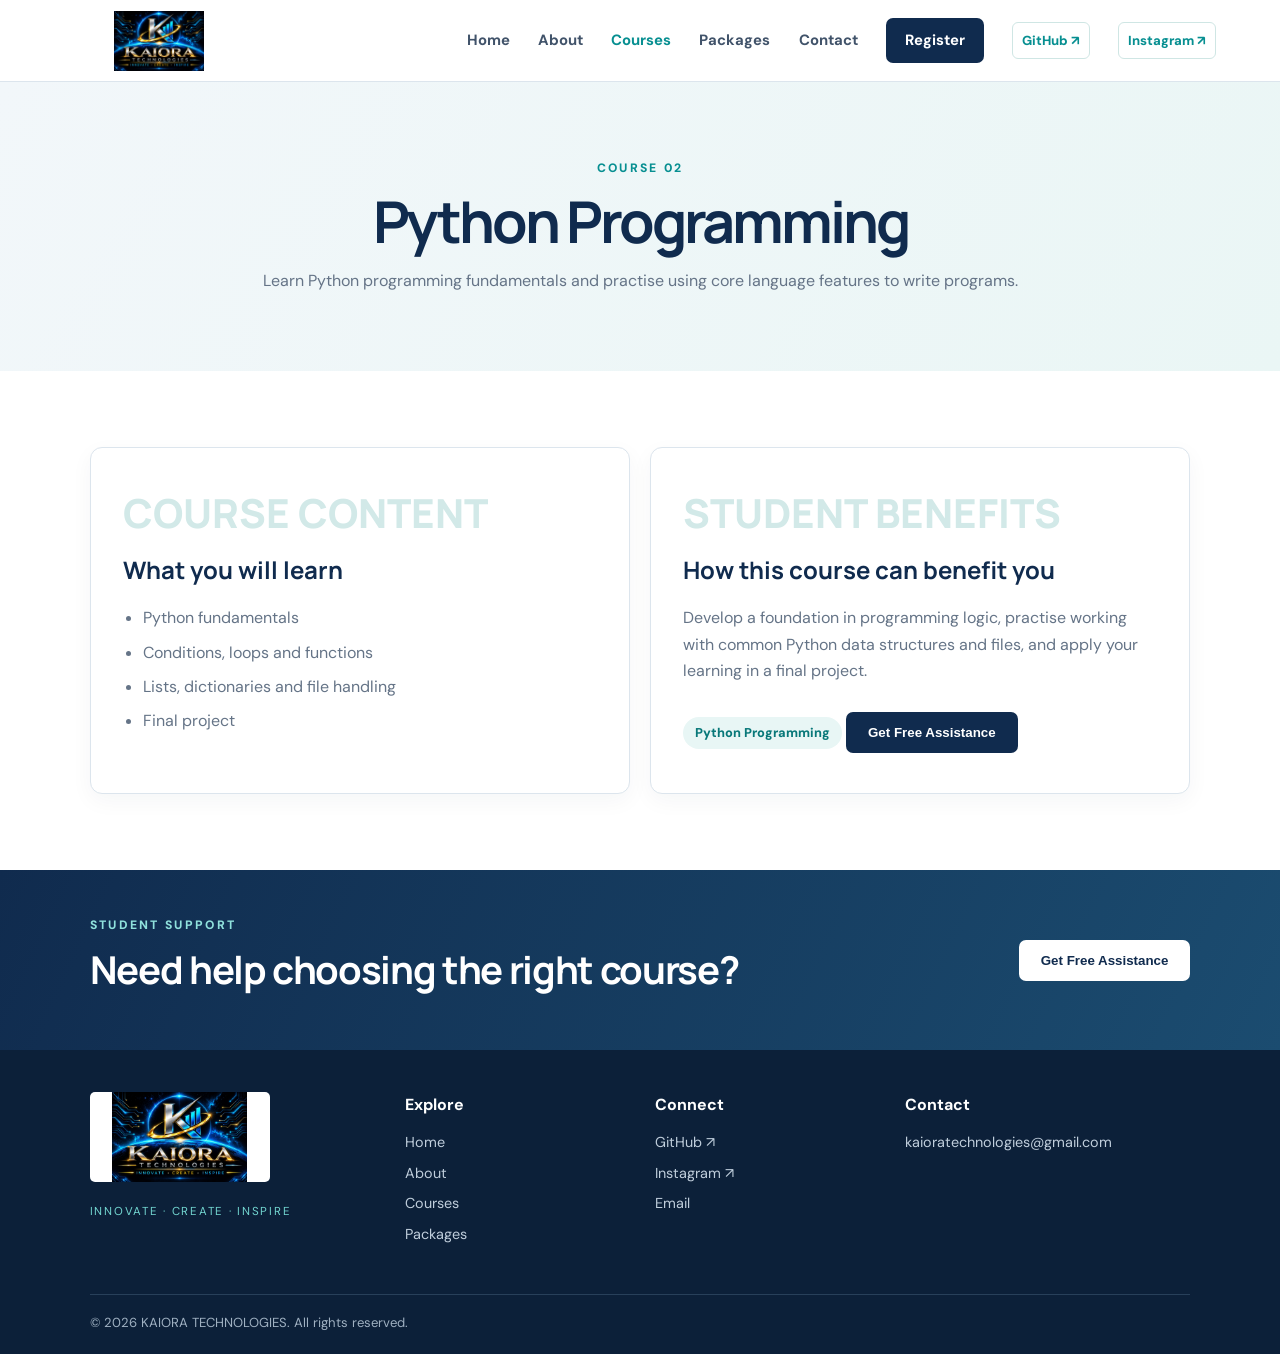
<file: courses/python.html>
<!doctype html>
<html lang="en">
<head>
  <meta charset="utf-8">
  <meta name="viewport" content="width=device-width, initial-scale=1">

  <title>Python Programming Course for Beginners | KAIORA TECHNOLOGIES</title>
  <meta name="description" content="Learn Python fundamentals, conditions, loops, functions, lists, dictionaries and file handling through the beginner Python Programming course at KAIORA Technologies.">
  <meta name="keywords" content="Python programming course, Python for beginners, Python training, Python fundamentals, programming logic, KAIORA Technologies">
  <meta name="author" content="KAIORA TECHNOLOGIES">
  <meta name="robots" content="index, follow">
  <meta name="theme-color" content="#ffffff">

  <link rel="canonical" href="https://kaiora-technologies.github.io/kaiora-website/courses/python.html">
  <link rel="stylesheet" href="../css/style.css">

  <meta property="og:type" content="website">
  <meta property="og:title" content="Python Programming Course | KAIORA TECHNOLOGIES">
  <meta property="og:description" content="Build your programming foundation with Python fundamentals, functions, data structures and a final project.">
  <meta property="og:url" content="https://kaiora-technologies.github.io/kaiora-website/courses/python.html">
  <meta property="og:image" content="https://kaiora-technologies.github.io/kaiora-website/assets/logo/kaiora-logo.jpeg">
  <meta property="og:site_name" content="KAIORA TECHNOLOGIES">

  <meta name="twitter:card" content="summary">
  <meta name="twitter:title" content="Python Programming | KAIORA TECHNOLOGIES">
  <meta name="twitter:description" content="Explore the beginner Python Programming course at KAIORA Technologies.">
  <meta name="twitter:image" content="https://kaiora-technologies.github.io/kaiora-website/assets/logo/kaiora-logo.jpeg">

  <script type="application/ld+json">
  {
    "@context": "https://schema.org",
    "@type": "Course",
    "name": "Python Programming",
    "description": "A beginner-friendly Python course covering fundamentals, conditions, loops, functions, lists, dictionaries, file handling and a final project.",
    "url": "https://kaiora-technologies.github.io/kaiora-website/courses/python.html",
    "provider": {
      "@type": "Organization",
      "name": "KAIORA TECHNOLOGIES",
      "url": "https://kaiora-technologies.github.io/kaiora-website/"
    }
  }
  </script>
</head>

<body>
<header class="site-header">
  <a class="brand" href="../index.html">
    <img src="../assets/logo/kaiora-logo.jpeg" alt="KAIORA TECHNOLOGIES official logo">
  </a>
  <button class="menu-toggle" aria-label="Toggle navigation" aria-expanded="false">☰</button>
  <nav class="nav">
    <a href="../index.html">Home</a>
    <a href="../about.html">About</a>
    <a class="active" href="../courses.html">Courses</a>
    <a href="../packages.html">Packages</a>
    <a href="../contact.html">Contact</a>
    <a class="nav-cta" href="https://docs.google.com/forms/d/e/1FAIpQLSeyakS_DSZibu0ymAFLLFtifwu1xBYudOB4HMJtlM-gO5vhZw/viewform" target="_blank" rel="noopener">Register</a>
    <a class="nav-social" href="https://github.com/KAIORA-TECHNOLOGIES" target="_blank" rel="noopener" aria-label="KAIORA TECHNOLOGIES GitHub">GitHub ↗</a>
    <a class="nav-social" href="https://www.instagram.com/kaiora_technologies?gwpx=djhnczlqbjg0azFy" target="_blank" rel="noopener" aria-label="KAIORA TECHNOLOGIES Instagram">Instagram ↗</a>
  </nav>
</header>

<main>
  <section class="page-hero">
    <p class="eyebrow">COURSE 02</p>
    <h1>Python Programming</h1>
    <p>Learn Python programming fundamentals and practise using core language features to write programs.</p>
  </section>

  <section class="section course-detail-grid">
    <article class="detail-card">
      <span class="detail-index">COURSE CONTENT</span>
      <h2>What you will learn</h2>
      <ul class="learning-list">
        <li>Python fundamentals</li>
        <li>Conditions, loops and functions</li>
        <li>Lists, dictionaries and file handling</li>
        <li>Final project</li>
      </ul>
    </article>

    <article class="detail-card">
      <span class="detail-index">STUDENT BENEFITS</span>
      <h2>How this course can benefit you</h2>
      <p>Develop a foundation in programming logic, practise working with common Python data structures and files, and apply your learning in a final project.</p>
      <p class="tag">Python Programming</p>
      <button class="button button-primary assistance-trigger" type="button" data-course="Python Programming">Get Free Assistance</button>
    </article>
  </section>

  <section class="cta-strip">
    <div>
      <p class="eyebrow">STUDENT SUPPORT</p>
      <h2>Need help choosing the right course?</h2>
    </div>
    <button class="button button-light assistance-trigger" type="button" data-course="Python Programming">Get Free Assistance</button>
  </section>
</main>

<div class="modal-backdrop" id="assistance-modal" hidden>
  <section class="assistance-modal" role="dialog" aria-modal="true" aria-labelledby="assistance-title">
    <button class="modal-close" type="button" aria-label="Close form">×</button>
    <p class="eyebrow">STUDENT ENQUIRY</p>
    <h2 id="assistance-title">Get Free Assistance</h2>
    <p class="modal-intro">Share your details and the KAIORA TECHNOLOGIES team can contact you about Python Programming.</p>

    <form id="assistance-form">
      <label for="student-name">Full name</label>
      <input id="student-name" name="name" type="text" autocomplete="name" required maxlength="100" placeholder="Enter your name">

      <label for="student-email">Email address</label>
      <input id="student-email" name="email" type="email" autocomplete="email" required maxlength="150" placeholder="you@example.com">

      <label for="student-phone">Phone number</label>
      <input id="student-phone" name="phone" type="tel" autocomplete="tel" inputmode="tel" required pattern="[0-9+() .-]{7,20}" maxlength="20" placeholder="Enter your phone number">

      <input type="hidden" id="student-course" name="course" value="Python Programming">

      <p class="privacy-note">Your details will be sent to KAIORA TECHNOLOGIES for this enquiry and will not be displayed publicly.</p>
      <button class="button button-primary submit-enquiry" type="submit">Send Enquiry</button>
      <p class="form-status" id="assistance-status" role="status" aria-live="polite"></p>
    </form>
  </section>
</div>

<footer class="footer">
  <div class="footer-brand">
    <img src="../assets/logo/kaiora-logo.jpeg" alt="KAIORA TECHNOLOGIES">
    <p>INNOVATE · CREATE · INSPIRE</p>
  </div>
  <div>
    <strong>Explore</strong>
    <a href="../index.html">Home</a>
    <a href="../about.html">About</a>
    <a href="../courses.html">Courses</a>
    <a href="../packages.html">Packages</a>
  </div>
  <div>
    <strong>Connect</strong>
    <a href="https://github.com/KAIORA-TECHNOLOGIES" target="_blank" rel="noopener noreferrer">GitHub ↗</a>
    <a href="https://www.instagram.com/kaiora_technologies?gwpx=djhnczlqbjg0azFy" target="_blank" rel="noopener noreferrer">Instagram ↗</a>
    <a href="mailto:kaioratechnologies@gmail.com">Email</a>
  </div>
  <div>
    <strong>Contact</strong>
    <a href="mailto:kaioratechnologies@gmail.com">kaioratechnologies@gmail.com</a>
  </div>
  <p class="copyright">© <span id="year"></span> KAIORA TECHNOLOGIES. All rights reserved.</p>
</footer>

<script src="../js/script.js"></script>
</body>
</html>
</file>
<file: css/style.css>
@import url('https://fonts.googleapis.com/css2?family=DM+Sans:wght@400;500;600;700&family=Manrope:wght@400;500;600;700;800&display=swap');
:root{--navy:#102b4e;--navy2:#173c64;--teal:#078f91;--teal-light:#e8f6f5;--gold:#d8ad4d;--ink:#18283a;--muted:#657487;--line:#dce5ed;--paper:#fff;--soft:#f4f7fa;--shadow:0 14px 36px rgba(16,43,78,.09)}
*{box-sizing:border-box}html{scroll-behavior:smooth}body{margin:0;font-family:'DM Sans',Arial,sans-serif;color:var(--ink);background:var(--paper);line-height:1.65}a{color:inherit}.site-header{height:82px;padding:10px clamp(18px,5vw,76px);display:flex;align-items:center;justify-content:space-between;gap:24px;background:#fff;border-bottom:1px solid var(--line);position:sticky;top:0;z-index:20}.brand{display:flex;align-items:center;height:60px}.brand img{width:190px;height:60px;object-fit:contain}.nav{display:flex;align-items:center;gap:clamp(14px,2.2vw,30px)}.nav a{text-decoration:none;font-size:.93rem;font-weight:700;color:#41536a}.nav a:hover,.nav a.active{color:var(--teal)}.nav .nav-cta{padding:10px 19px;background:var(--navy);color:#fff;border-radius:7px}.nav .nav-cta:hover{background:var(--teal);color:#fff}.menu-toggle{display:none;border:0;background:none;font-size:1.7rem;color:var(--navy)}
.hero{min-height:510px;padding:70px clamp(22px,7vw,110px);display:grid;grid-template-columns:1.1fr .9fr;align-items:center;gap:45px;background:radial-gradient(circle at 85% 15%,#e4f5f4 0,transparent 35%),linear-gradient(120deg,#f5f8fb,#fff 60%)}.eyebrow{font-size:.76rem;letter-spacing:.19em;font-weight:800;color:var(--teal);margin:0 0 12px}.hero h1,.page-hero h1{font-family:Manrope,sans-serif;font-size:clamp(2.6rem,5vw,4.8rem);line-height:1.08;letter-spacing:-.055em;color:var(--navy);margin:0}.hero h1 span{color:var(--teal)}.lead{font-size:1.17rem;color:var(--muted);max-width:540px;margin:23px 0}.actions{display:flex;flex-wrap:wrap;gap:12px}.button{display:inline-flex;align-items:center;justify-content:center;padding:12px 21px;border-radius:7px;text-decoration:none;font-weight:800;transition:.2s ease;border:1px solid transparent}.button:hover{transform:translateY(-2px)}.button-primary{background:var(--navy);color:#fff}.button-primary:hover{background:var(--teal)}.button-outline{border-color:#b9c9d8;color:var(--navy);background:#fff}.button-outline:hover{border-color:var(--teal);color:var(--teal)}.button-light{background:#fff;color:var(--navy)}.hero-note{display:flex;gap:20px;flex-wrap:wrap;margin-top:34px;color:#53657a;font-size:.88rem;font-weight:700}.hero-note span:before{content:'✓';color:var(--teal);margin-right:7px}.hero-logo{background:#fff;border:1px solid var(--line);border-radius:18px;padding:15px;box-shadow:var(--shadow)}.hero-logo img{display:block;width:100%;border-radius:10px}
.section{padding:76px clamp(20px,7vw,110px)}.tinted{background:var(--soft)}.section-heading{text-align:center;max-width:760px;margin:0 auto 38px}.section-heading h2,.batches h2,.cta-strip h2,.two-column h2{font-family:Manrope,sans-serif;color:var(--navy);font-size:clamp(1.8rem,3vw,2.7rem);line-height:1.2;margin:0 0 12px;letter-spacing:-.035em}.section-heading>p:last-child{color:var(--muted);margin:0}.course-grid{display:grid;grid-template-columns:repeat(4,1fr);gap:18px}.course-card,.detail-card,.contact-card,.value-grid article{background:#fff;border:1px solid var(--line);border-radius:12px;padding:25px;box-shadow:0 7px 22px rgba(16,43,78,.045)}.course-icon{width:52px;height:52px;border-radius:12px;background:var(--teal-light);display:grid;place-items:center;color:var(--teal);font-size:1.1rem;font-weight:900}.course-card h3{font-family:Manrope,sans-serif;color:var(--navy);line-height:1.3;margin:18px 0 8px}.course-card p{color:var(--muted);font-size:.93rem;min-height:48px}.course-card a{color:var(--teal);text-decoration:none;font-weight:800;font-size:.9rem}
.package-grid{display:grid;grid-template-columns:repeat(3,1fr);gap:20px;align-items:stretch}.package-card{background:#fff;border:1px solid var(--line);border-radius:14px;padding:27px;box-shadow:var(--shadow);display:flex;flex-direction:column}.package-card.featured{border:2px solid var(--teal);transform:translateY(-8px)}.package-label{letter-spacing:.12em;font-weight:900;color:var(--navy);margin:0}.price{font-family:Manrope,sans-serif;font-size:2.8rem;line-height:1.2;font-weight:800;color:var(--navy);margin:8px 0 0}.duration{display:inline-block;align-self:flex-start;background:var(--teal-light);color:#087879;font-weight:800;border-radius:30px;padding:5px 13px;margin:10px 0 14px}.package-card ul{list-style:none;padding:0;margin:0 0 22px;flex:1}.package-card li{padding:8px 0 8px 25px;position:relative;border-bottom:1px solid #edf1f5;font-size:.93rem}.package-card li:before{content:'✓';position:absolute;left:0;color:var(--teal);font-weight:900}.package-card .button{align-self:flex-start}.batches{display:grid;grid-template-columns:.8fr 1.2fr;align-items:center;gap:40px}.batches p:not(.eyebrow){color:var(--muted)}.batch-list{display:grid;grid-template-columns:1fr 1fr;gap:14px}.batch{display:flex;align-items:center;gap:16px;padding:22px;background:#fff;border:1px solid var(--line);border-radius:12px}.batch-number{display:grid;place-items:center;width:45px;height:45px;border-radius:50%;background:var(--navy);color:#fff;font-weight:900}.batch strong,.batch small{display:block}.batch strong{color:var(--navy)}.batch small{color:var(--muted)}
.poster-section{background:#fff}.poster-link{display:block;max-width:780px;margin:auto;padding:12px;border:1px solid var(--line);border-radius:14px;box-shadow:var(--shadow);background:#fff}.program-poster{display:block;width:100%;height:auto;border-radius:7px}.cta-strip{padding:45px clamp(20px,7vw,110px);background:linear-gradient(115deg,var(--navy),#1b4c70);color:#fff;display:flex;align-items:center;justify-content:space-between;gap:25px}.cta-strip h2{color:#fff}.cta-strip p:not(.eyebrow){color:#d4e0eb;margin:0}.cta-strip .eyebrow{color:#8fe1dc}
.footer{padding:42px clamp(20px,7vw,110px) 20px;background:#0c2039;color:#d8e2ec;display:grid;grid-template-columns:1.3fr 1fr 1fr 1.3fr;gap:30px}.footer-brand img{width:180px;max-height:90px;object-fit:contain;background:#fff;border-radius:5px}.footer-brand p{font-size:.72rem;letter-spacing:.15em;color:#73d6d1}.footer strong{display:block;color:#fff;margin-bottom:12px}.footer a{display:block;text-decoration:none;color:#c0cedc;font-size:.9rem;margin:7px 0;overflow-wrap:anywhere}.footer a:hover{color:#79dcd6}.copyright{grid-column:1/-1;border-top:1px solid #28405a;padding-top:17px;margin:10px 0 0;color:#9fb0c1;font-size:.82rem}
.page-hero{padding:76px 20px;text-align:center;background:linear-gradient(120deg,#f2f7fa,#eaf6f5)}.page-hero h1{font-size:clamp(2.2rem,4.5vw,3.8rem)}.page-hero>p:last-child{color:var(--muted);margin:16px 0 0}.two-column{display:grid;grid-template-columns:1fr .8fr;align-items:center;gap:55px}.two-column p:not(.eyebrow){color:var(--muted)}.about-logo{padding:12px;border:1px solid var(--line);border-radius:14px;box-shadow:var(--shadow)}.about-logo img{width:100%;display:block;border-radius:7px}.value-grid{display:grid;grid-template-columns:repeat(3,1fr);gap:18px}.value-grid h3{color:var(--navy);margin:0 0 8px}.value-grid p{color:var(--muted);margin:0}.course-detail-grid{display:grid;grid-template-columns:1fr 1fr;gap:20px}.detail-card{position:relative;padding:32px}.detail-index{font-family:Manrope,sans-serif;font-size:2.5rem;font-weight:800;color:#d2e9e8}.detail-card h2{color:var(--navy);font-family:Manrope,sans-serif;margin:4px 0 12px}.detail-card p{color:var(--muted)}.tag{display:inline-block!important;background:var(--teal-light);color:#087879!important;border-radius:30px;padding:5px 12px;font-size:.8rem;font-weight:800}.package-page{padding-top:65px;padding-bottom:65px}.certificate-table-wrap{overflow-x:auto;background:#fff;border:1px solid var(--line);border-radius:12px;box-shadow:var(--shadow)}table{width:100%;border-collapse:collapse;min-width:600px}th,td{text-align:left;padding:15px 18px;border-bottom:1px solid var(--line)}th{background:var(--navy);color:#fff}td:not(:first-child){color:#087f76;font-weight:700}.note{color:var(--muted);font-size:.9rem;margin-top:16px}.contact-grid{display:grid;grid-template-columns:repeat(2,1fr);gap:18px}.contact-card h2{color:var(--navy);font-family:Manrope,sans-serif;margin:10px 0}.contact-card a{display:block;color:var(--teal);font-weight:700;text-decoration:none;margin:6px 0;overflow-wrap:anywhere}.contact-symbol{width:44px;height:44px;border-radius:12px;background:var(--teal-light);color:var(--teal);display:grid;place-items:center;font-size:1.4rem}
@media(max-width:900px){.course-grid{grid-template-columns:repeat(2,1fr)}.hero{grid-template-columns:1fr}.hero-logo{max-width:560px}.package-grid{grid-template-columns:1fr}.package-card.featured{transform:none}.batches{grid-template-columns:1fr}.footer{grid-template-columns:repeat(2,1fr)}}
@media(max-width:650px){.site-header{height:70px}.brand img{width:150px;height:52px}.menu-toggle{display:block}.nav{display:none;position:absolute;top:70px;left:0;right:0;background:#fff;padding:18px 22px 24px;border-bottom:1px solid var(--line);box-shadow:var(--shadow);flex-direction:column;align-items:stretch}.nav.open{display:flex}.nav a{padding:8px 0}.nav .nav-cta{text-align:center;padding:11px}.hero{padding-top:52px;padding-bottom:48px}.hero h1{font-size:2.8rem}.section{padding-top:55px;padding-bottom:55px}.course-grid,.course-detail-grid,.value-grid,.contact-grid{grid-template-columns:1fr}.course-card p{min-height:0}.batch-list{grid-template-columns:1fr}.cta-strip{align-items:flex-start;flex-direction:column}.footer{grid-template-columns:1fr 1fr;gap:24px}.footer-brand{grid-column:1/-1}.copyright{grid-column:1/-1}.two-column{grid-template-columns:1fr}.page-hero{padding:55px 20px}}
@media(prefers-reduced-motion:reduce){html{scroll-behavior:auto}*,*:before,*:after{transition:none!important}}


/* Course learning outcomes and free-assistance enquiry modal */
.learning-list{padding-left:20px;color:var(--muted);margin:8px 0 18px}.learning-list li{padding:4px 0}.detail-card h3{font-family:Manrope,sans-serif;color:var(--navy);font-size:1rem;margin:22px 0 6px}.detail-card .assistance-trigger{margin-top:12px}.modal-open{overflow:hidden}.modal-backdrop{position:fixed;inset:0;z-index:1000;background:rgba(5,18,34,.72);display:grid;place-items:center;padding:18px;overflow-y:auto}.modal-backdrop[hidden]{display:none}.assistance-modal{position:relative;width:min(100%,520px);max-height:calc(100vh - 36px);overflow-y:auto;background:#fff;border-radius:18px;padding:32px;box-shadow:0 24px 80px rgba(0,0,0,.28)}.assistance-modal h2{font-family:Manrope,sans-serif;color:var(--navy);font-size:2rem;line-height:1.15;margin:0 0 10px}.modal-intro,.privacy-note{color:var(--muted);font-size:.92rem}.modal-close{position:absolute;right:18px;top:12px;border:0;background:transparent;color:var(--navy);font-size:2rem;cursor:pointer}.assistance-modal form{display:grid;gap:9px;margin-top:20px}.assistance-modal label{font-weight:800;color:var(--navy);font-size:.9rem}.assistance-modal input,.assistance-modal select{width:100%;padding:12px 13px;border:1px solid #cbd7e2;border-radius:8px;font:inherit;color:var(--ink);background:#fff}.assistance-modal input:focus,.assistance-modal select:focus{outline:3px solid rgba(7,143,145,.18);border-color:var(--teal)}.privacy-note{font-size:.8rem;line-height:1.5;margin:6px 0}.submit-enquiry{width:100%;cursor:pointer}.submit-enquiry:disabled{opacity:.65;cursor:wait}.form-status{min-height:24px;margin:2px 0 0;color:var(--teal);font-weight:700;font-size:.9rem}
@media(max-width:650px){.assistance-modal{padding:26px 20px}.detail-card{padding:25px}}

/* Prominent official social links */
.nav .nav-social{font-size:.82rem;color:var(--teal);font-weight:800;white-space:nowrap;padding:7px 9px;border:1px solid #cfe6e4;border-radius:6px}
.nav .nav-social:hover{background:var(--teal-light);color:var(--navy)}
.hero-socials{display:flex;flex-wrap:wrap;gap:12px;margin-top:18px}
.hero-socials a{display:inline-flex;align-items:center;padding:9px 13px;border:1px solid #cfe0e7;border-radius:7px;background:#fff;color:var(--navy);font-size:.88rem;font-weight:800;text-decoration:none}
.hero-socials a:hover{border-color:var(--teal);color:var(--teal)}
@media(max-width:650px){.nav .nav-social{text-align:center;border-radius:7px}}
</file>
